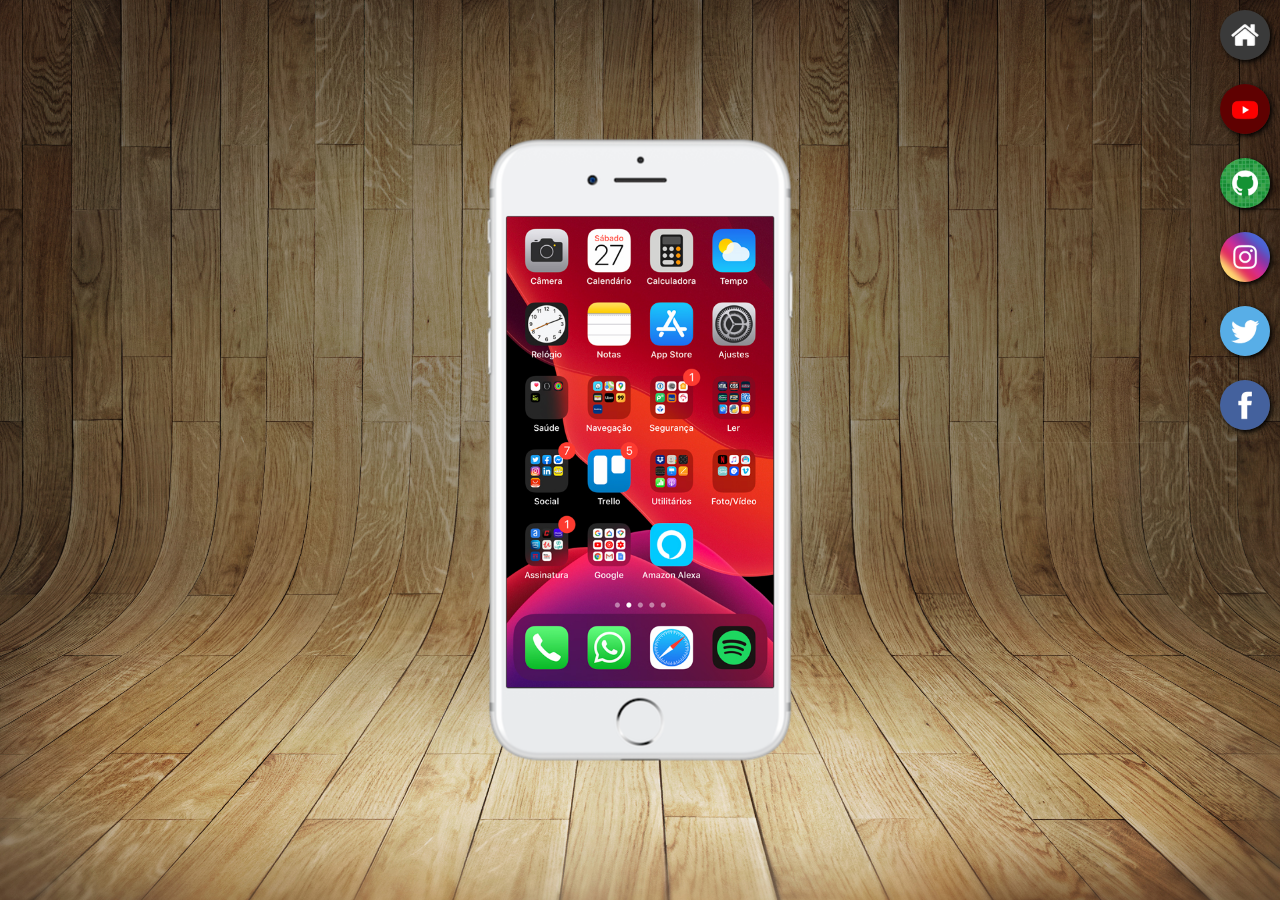
<file: index.html>
<!DOCTYPE html>
<html lang="pt-br">
<head>
    <meta charset="UTF-8">
    <meta name="viewport" content="width=device-width, initial-scale=1.0">
    <link rel="shortcut icon" href="favicon.ico" type="image/x-icon">
    <link rel="stylesheet" href="estilos/tyle.css">
    <title>Projeto Redes Sociais</title>
</head>
<body>
     <main>
        <section id="telefone">
            <iframe src="home.html" name="tela" id="tela" frameborder="0"></iframe>

        </section>
        <section id="redes-sociais">
            <a href="home.html" target="tela"> <img src="imagens/logo-home.jpg" alt="Home"></a> <br>
            <a href="youtube.html" target="tela"> <img src="imagens/logo-youtube.jpg" alt="YouTube"></a> <br>
            <a href="github.html" target="tela"> <img src="imagens/logo-github.jpg" alt="GitHub"></a> <br>
            <a href="instagram.html" target="tela"> <img src="imagens/logo-instagram.jpg" alt="Instagram"></a> <br>
            <a href="twitter.html" target="tela"> <img src="imagens/logo-twitter.jpg" alt="Twitter"></a> <br>
            <a href="facebook.html" target="tela"> <img src="imagens/logo-facebook.jpg" alt="Facebook"></a>
            
        </section>
     </main>
    
</body>
</html>
</file>
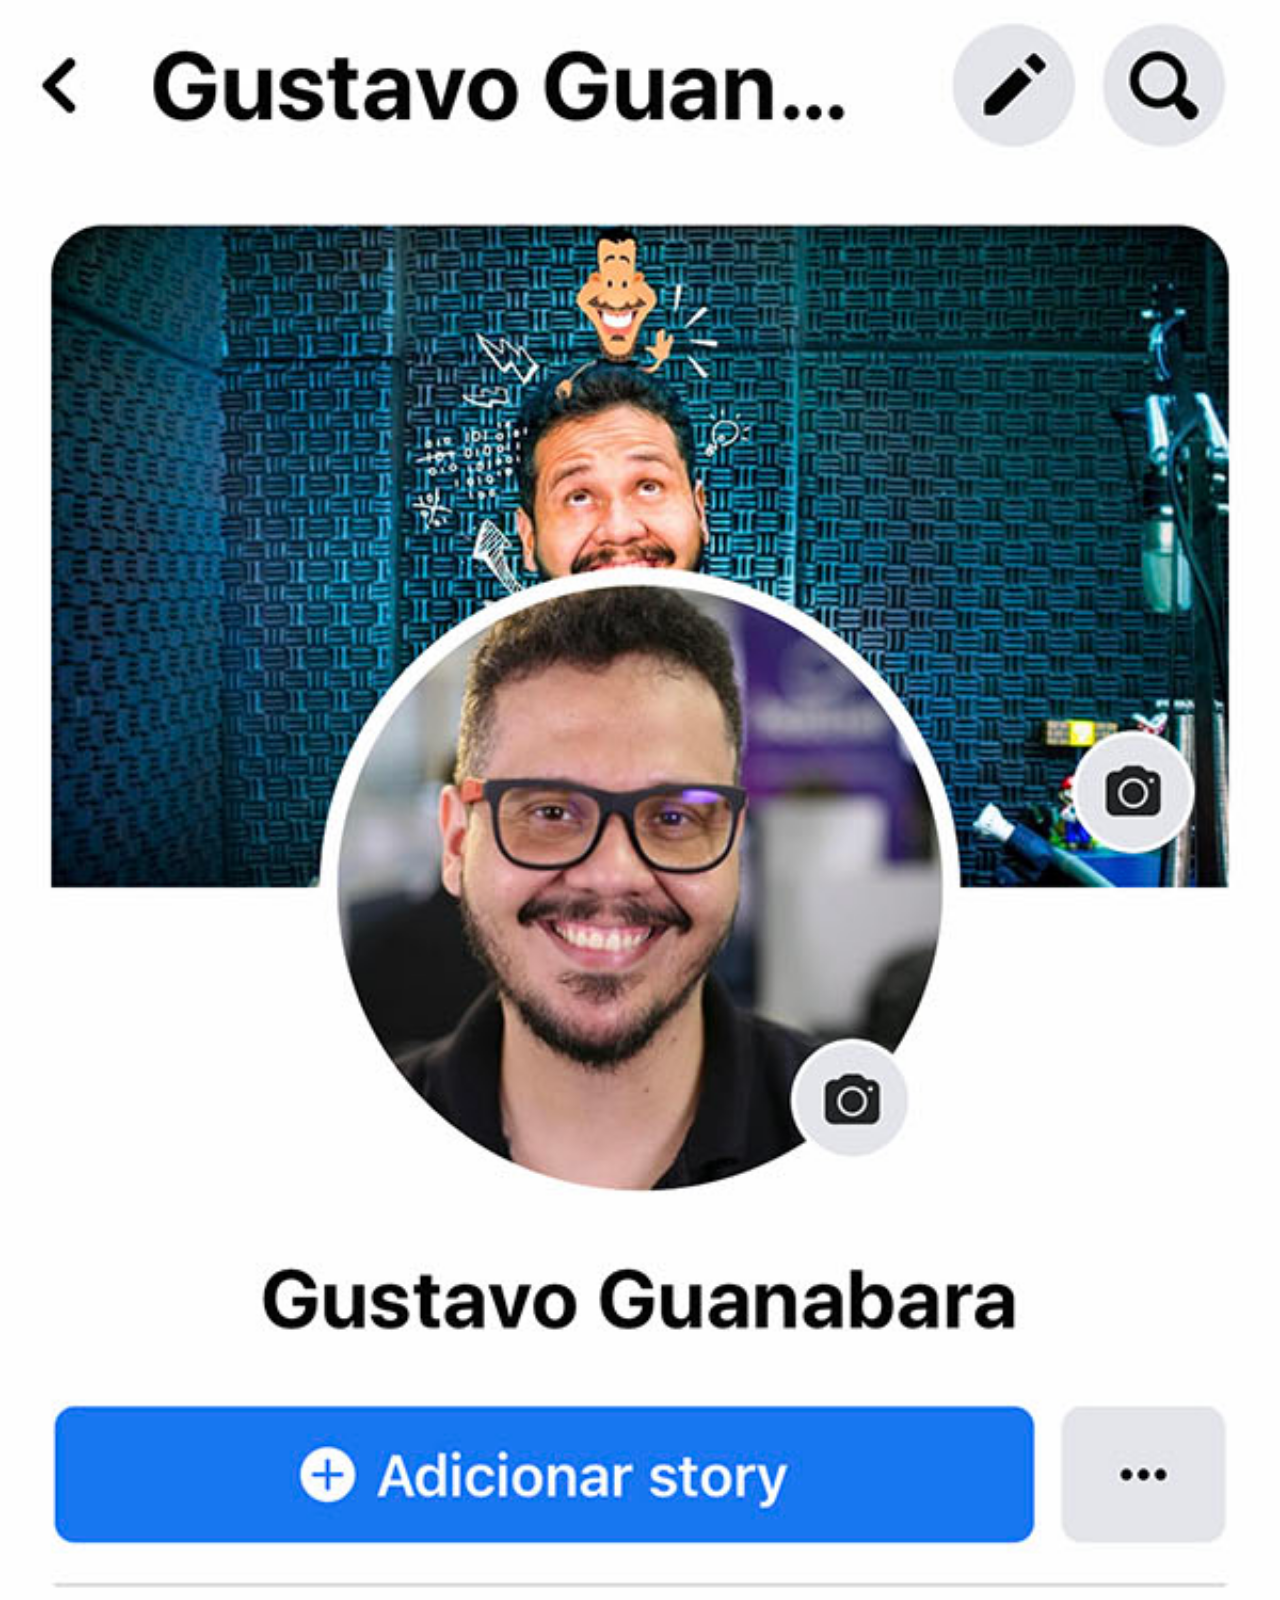
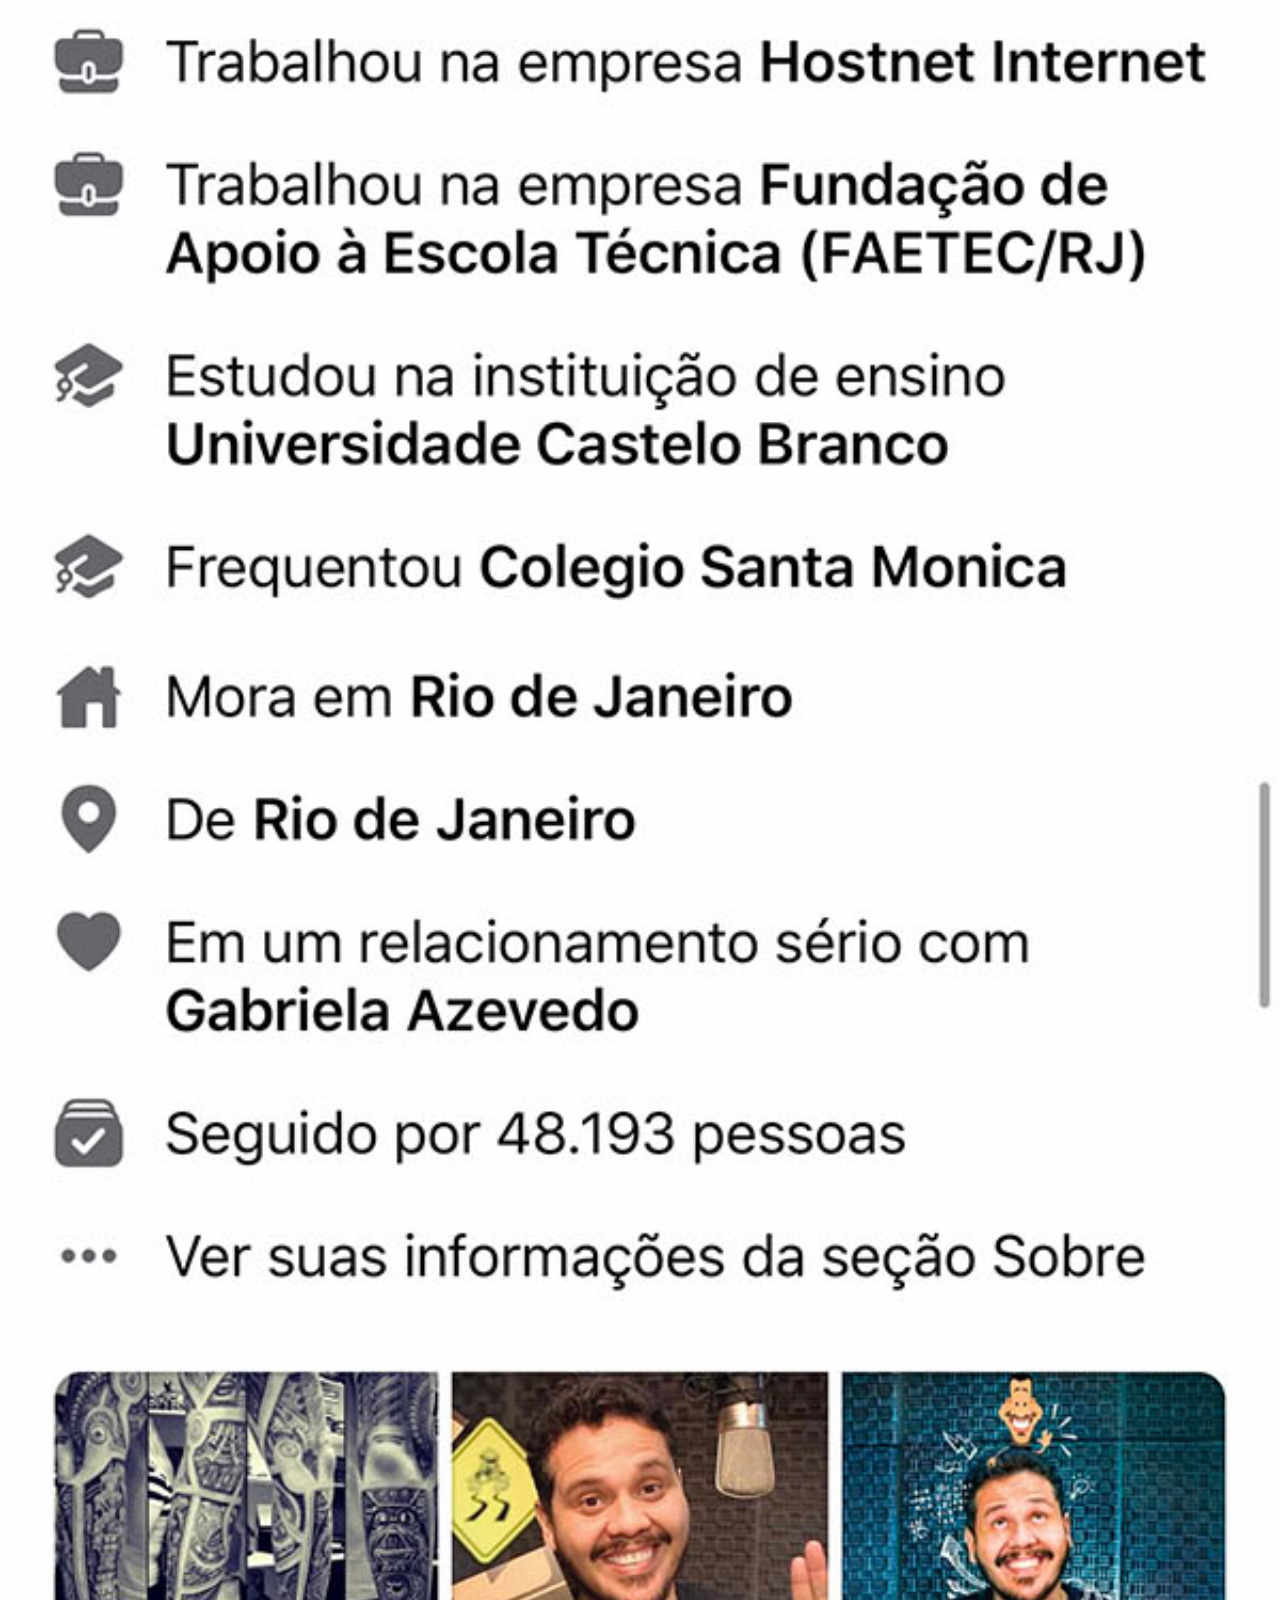
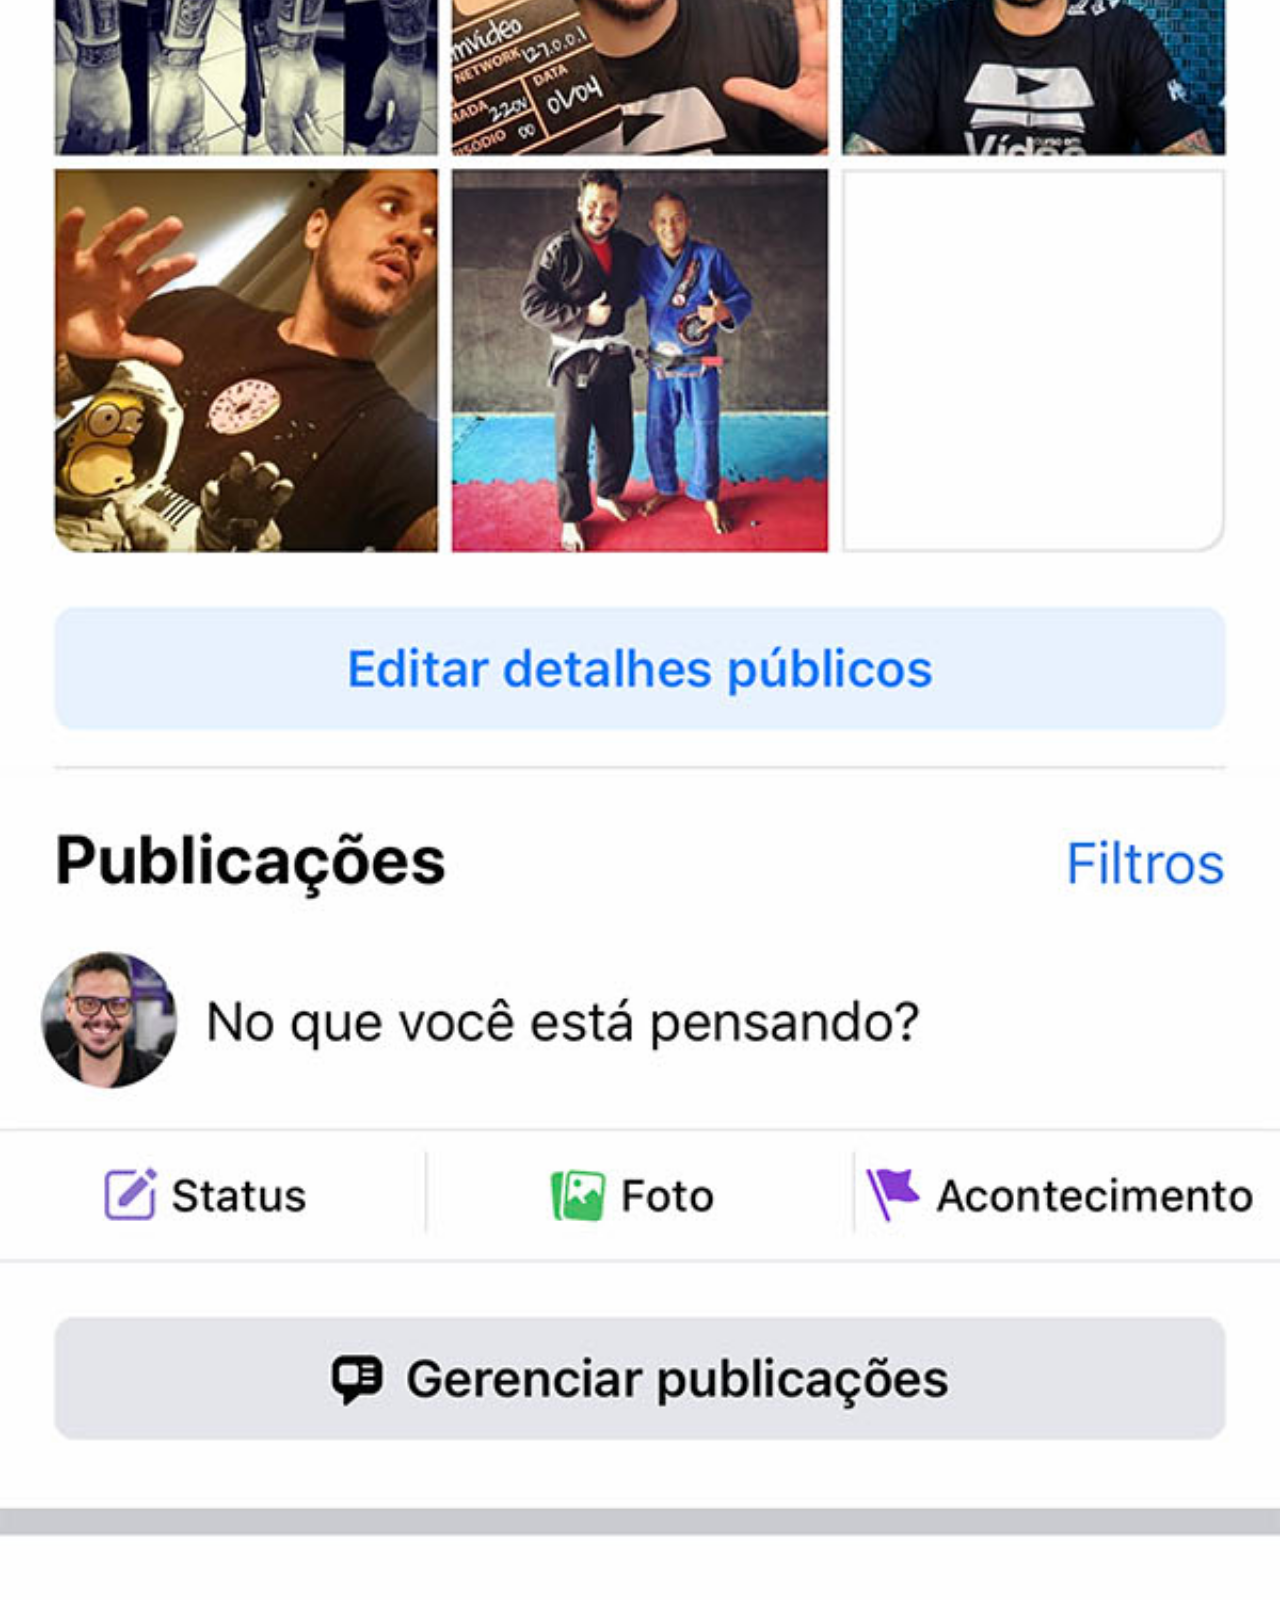
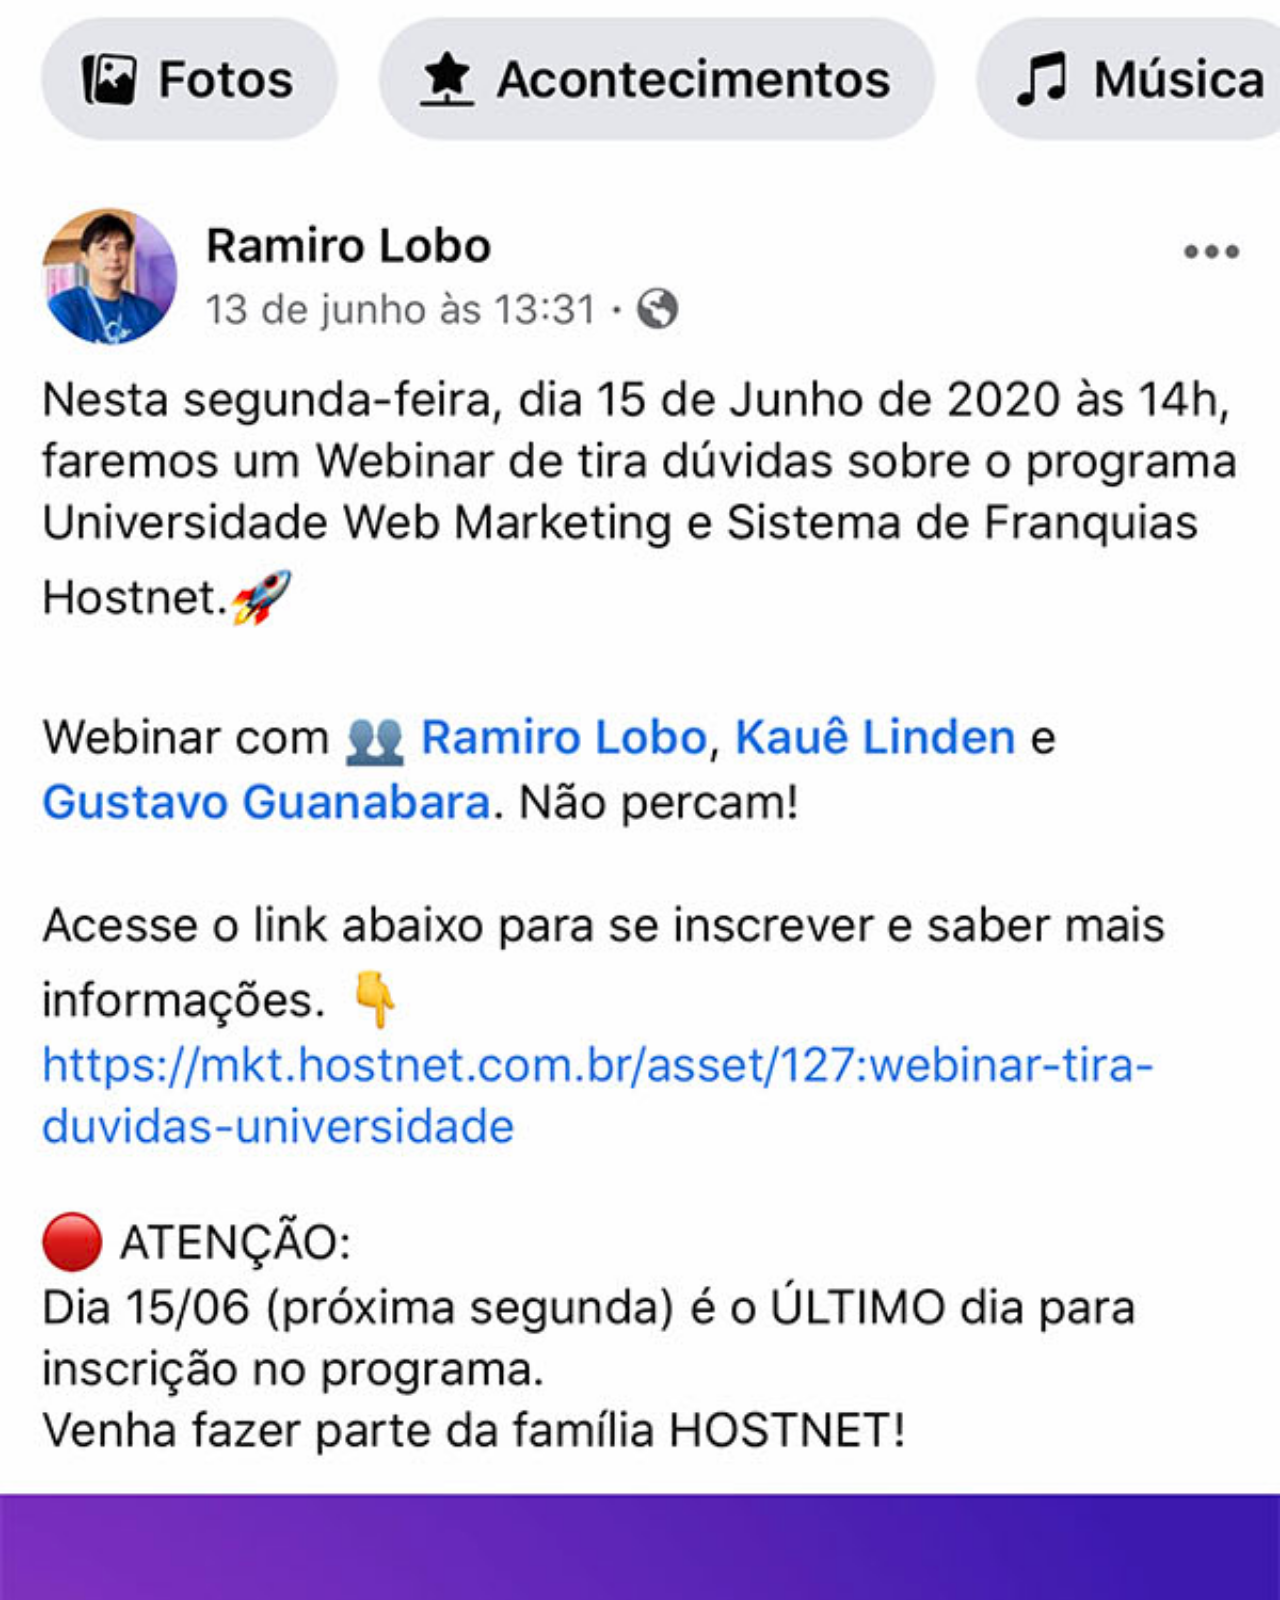
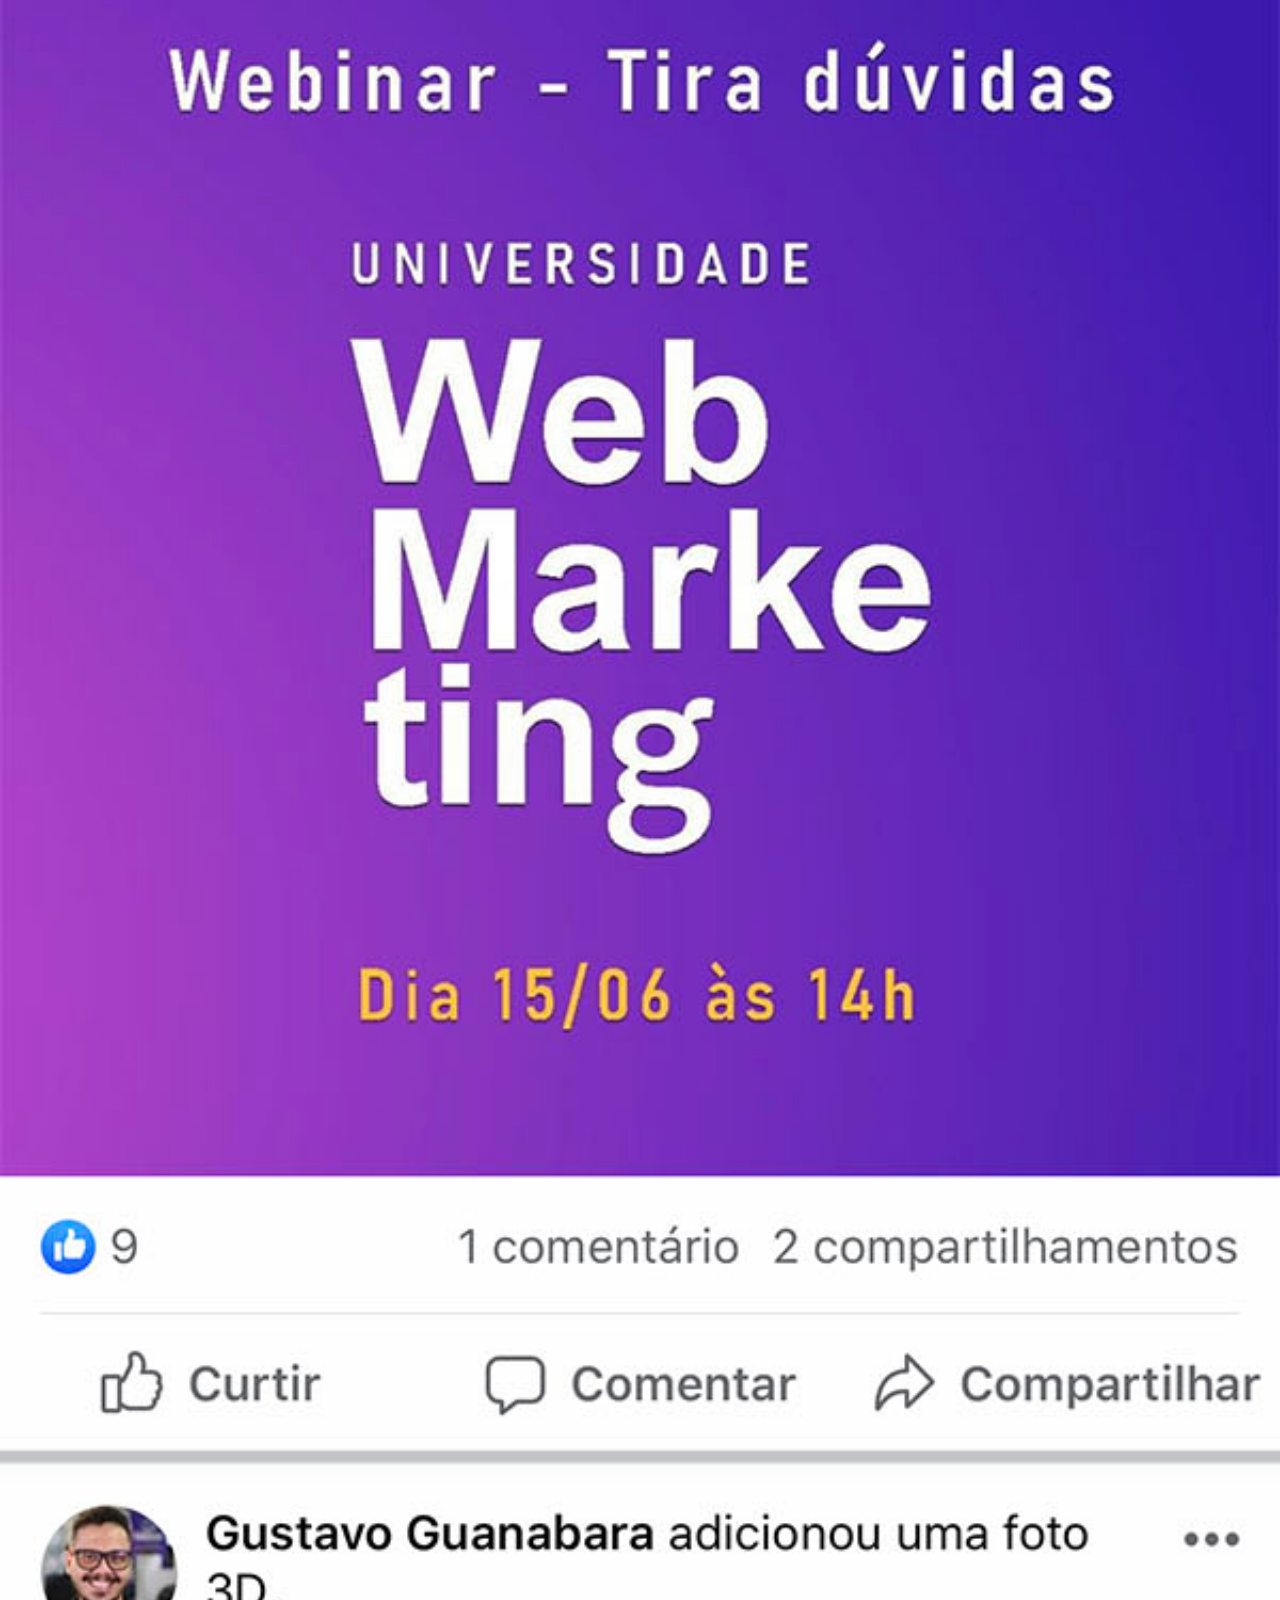
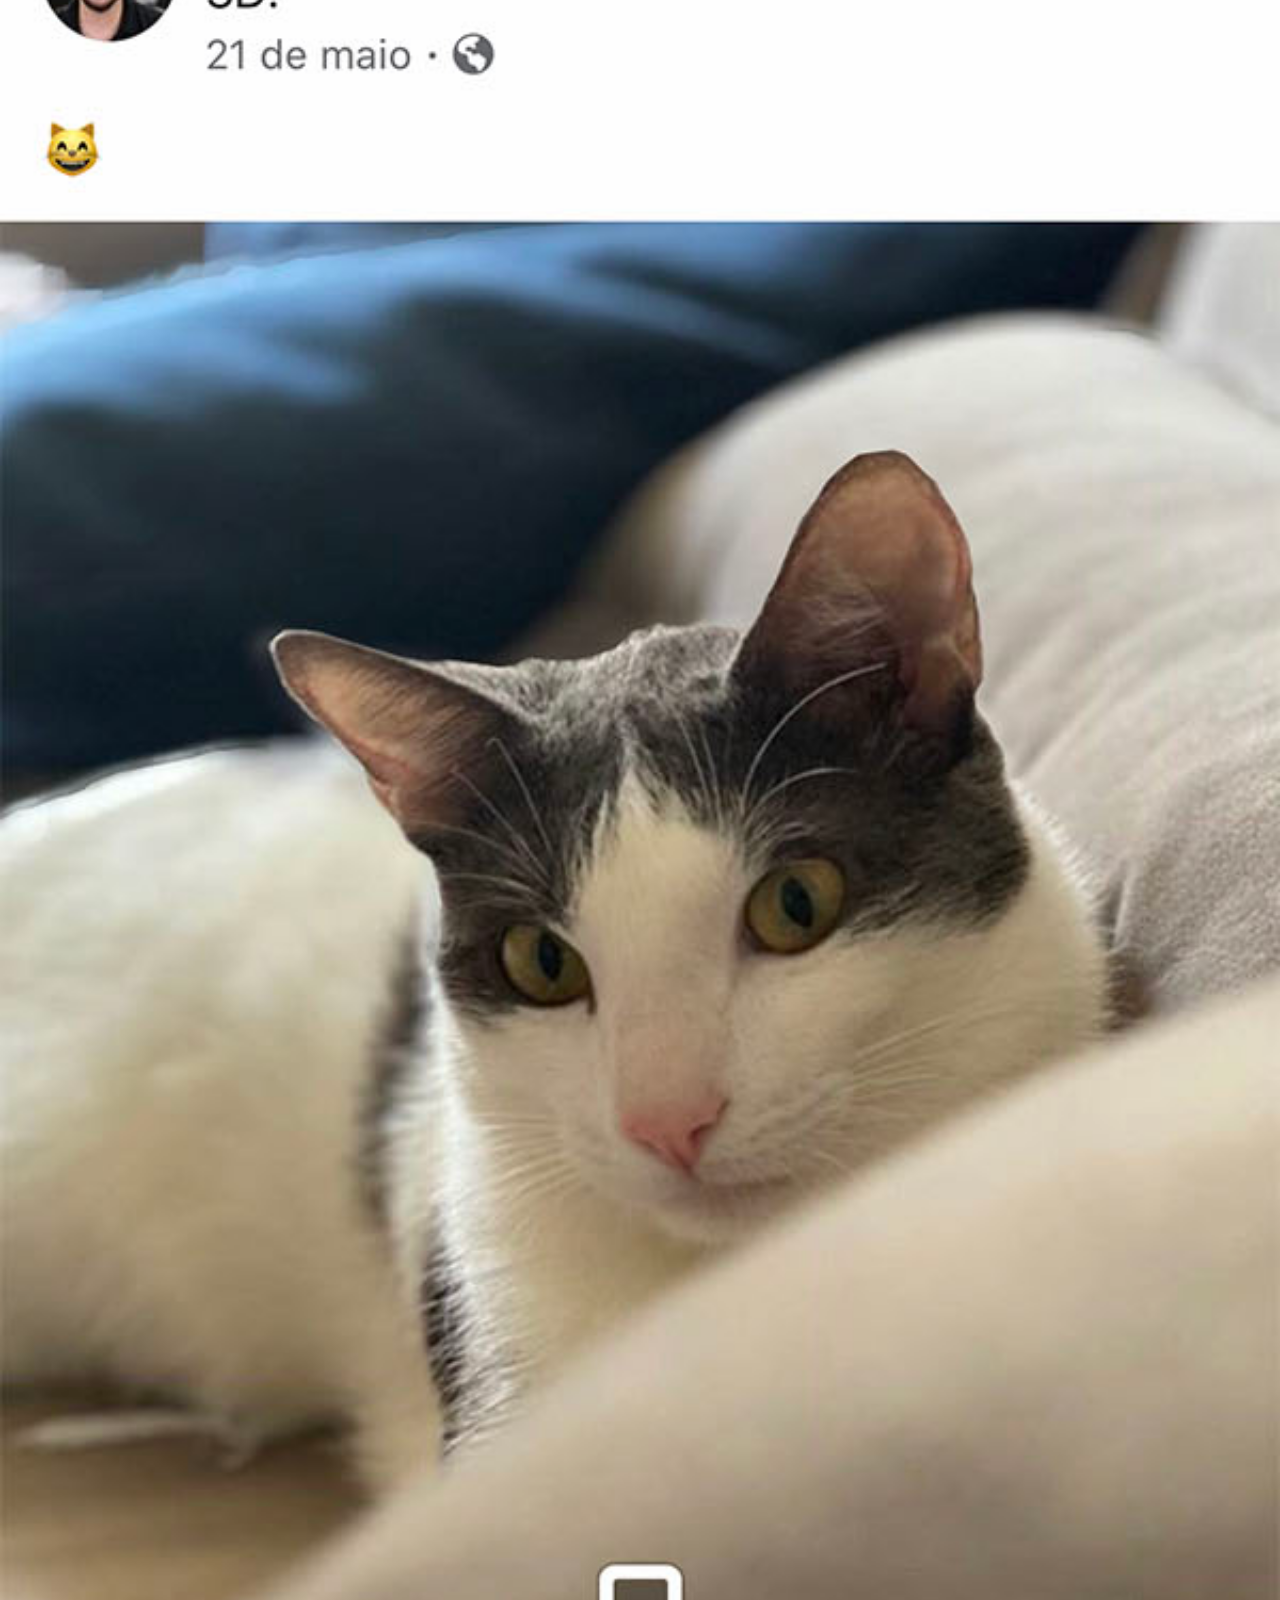
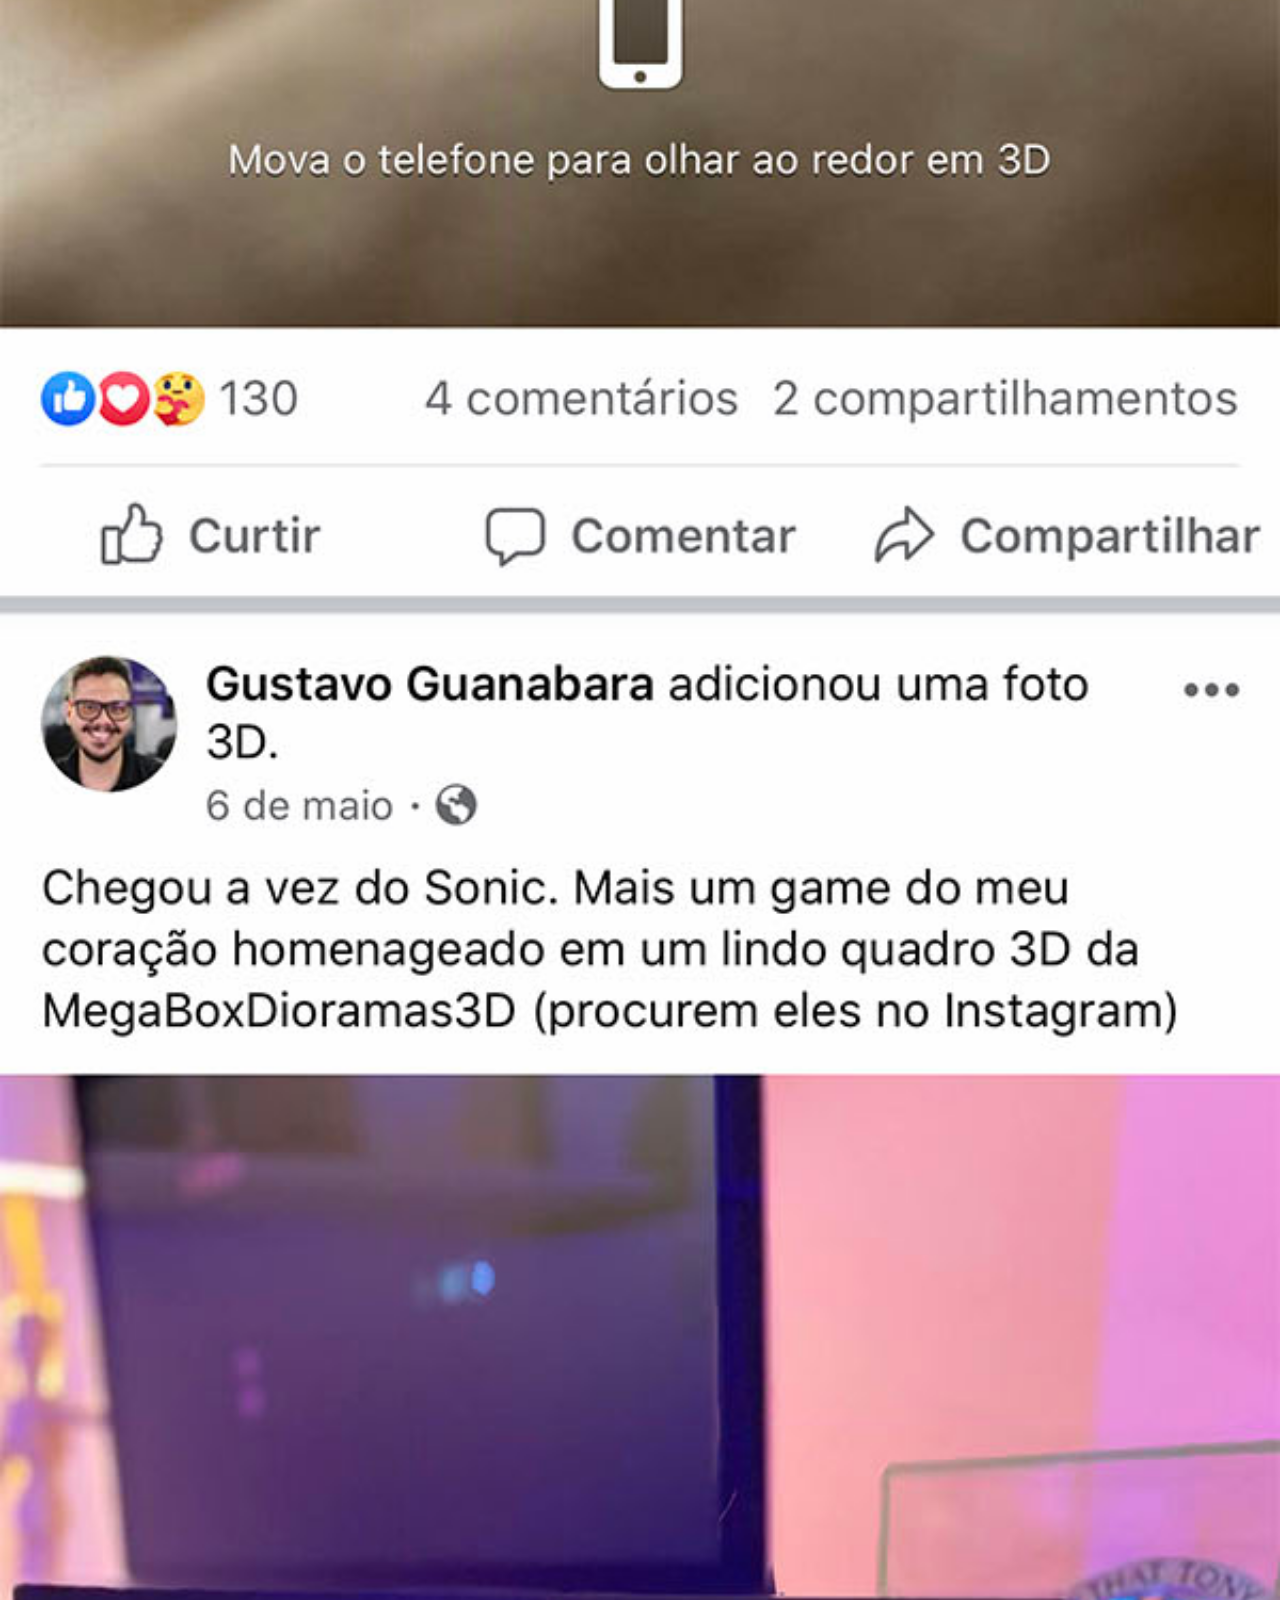
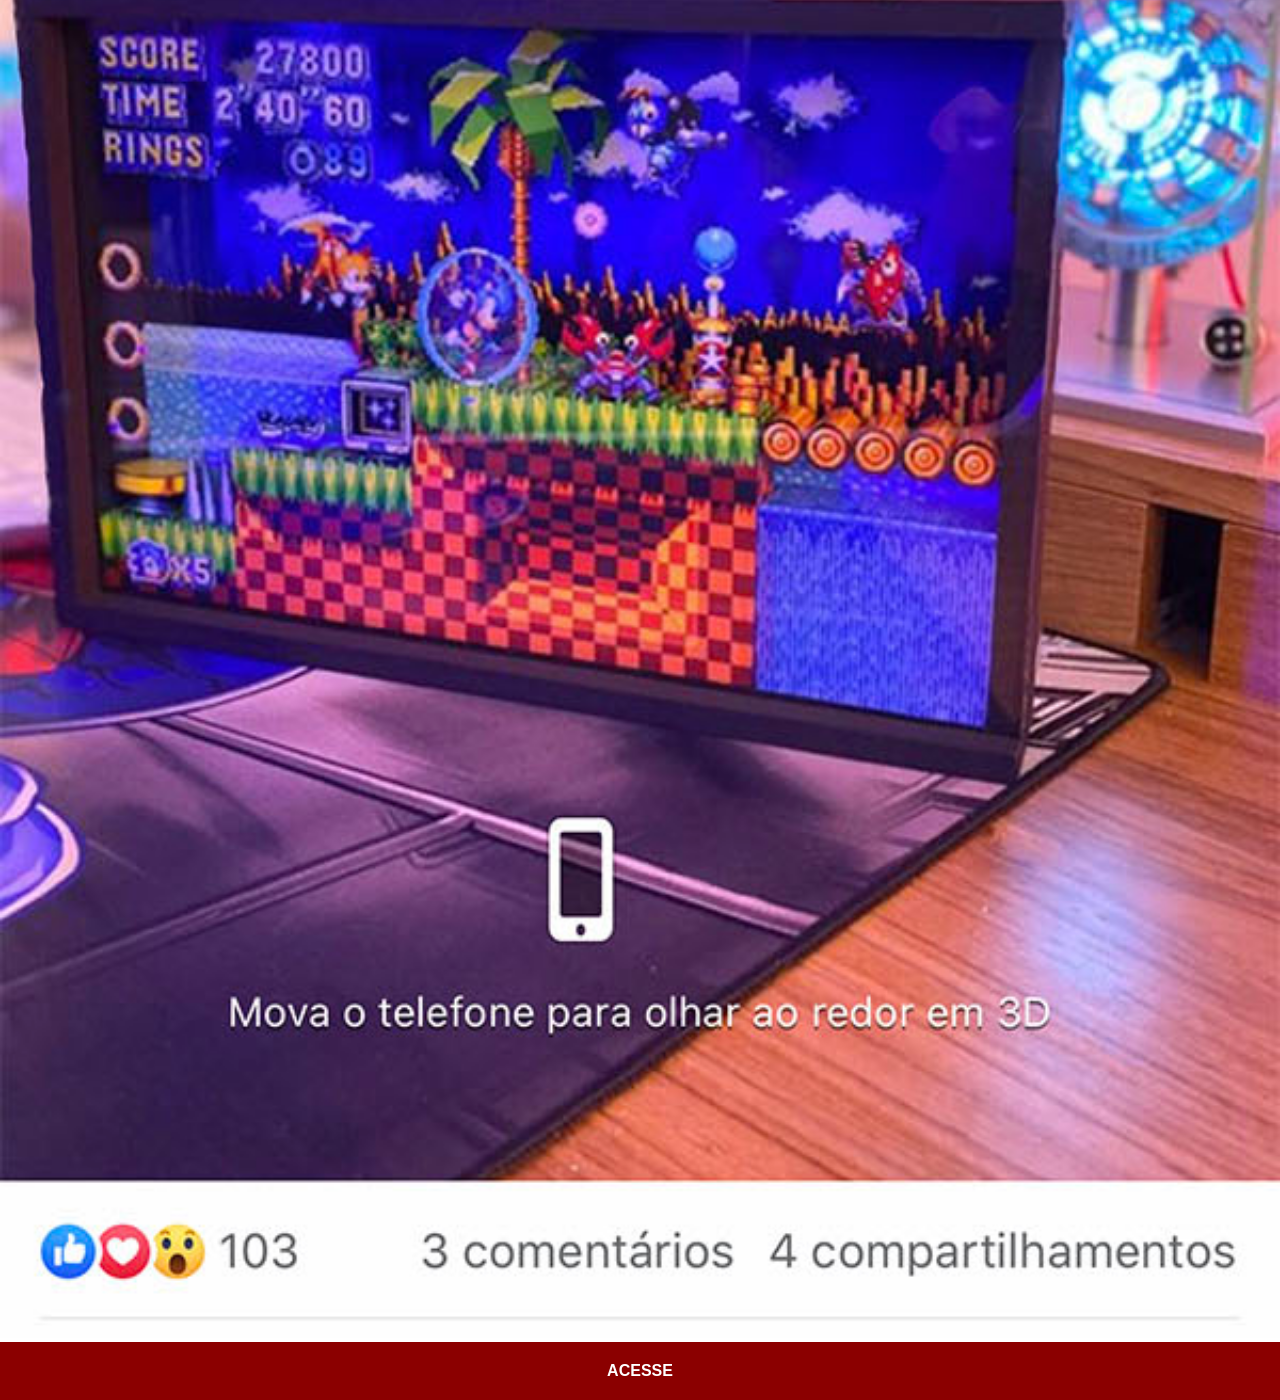
<file: facebook.html>
<!DOCTYPE html>
<html lang="pt-br">
<head>
    <meta charset="UTF-8">
    <meta name="viewport" content="width=device-width, initial-scale=1.0">
    <link rel="stylesheet" href="estilos/social.css">
    <title>Facebook</title>
</head>
<body>
    <img src="imagens/tela-facebook.jpg" alt="Facebook">
    <a href="https://www.facebook.com/gustavoguanabara/">ACESSE</a>
    
</body>
</html>
</file>
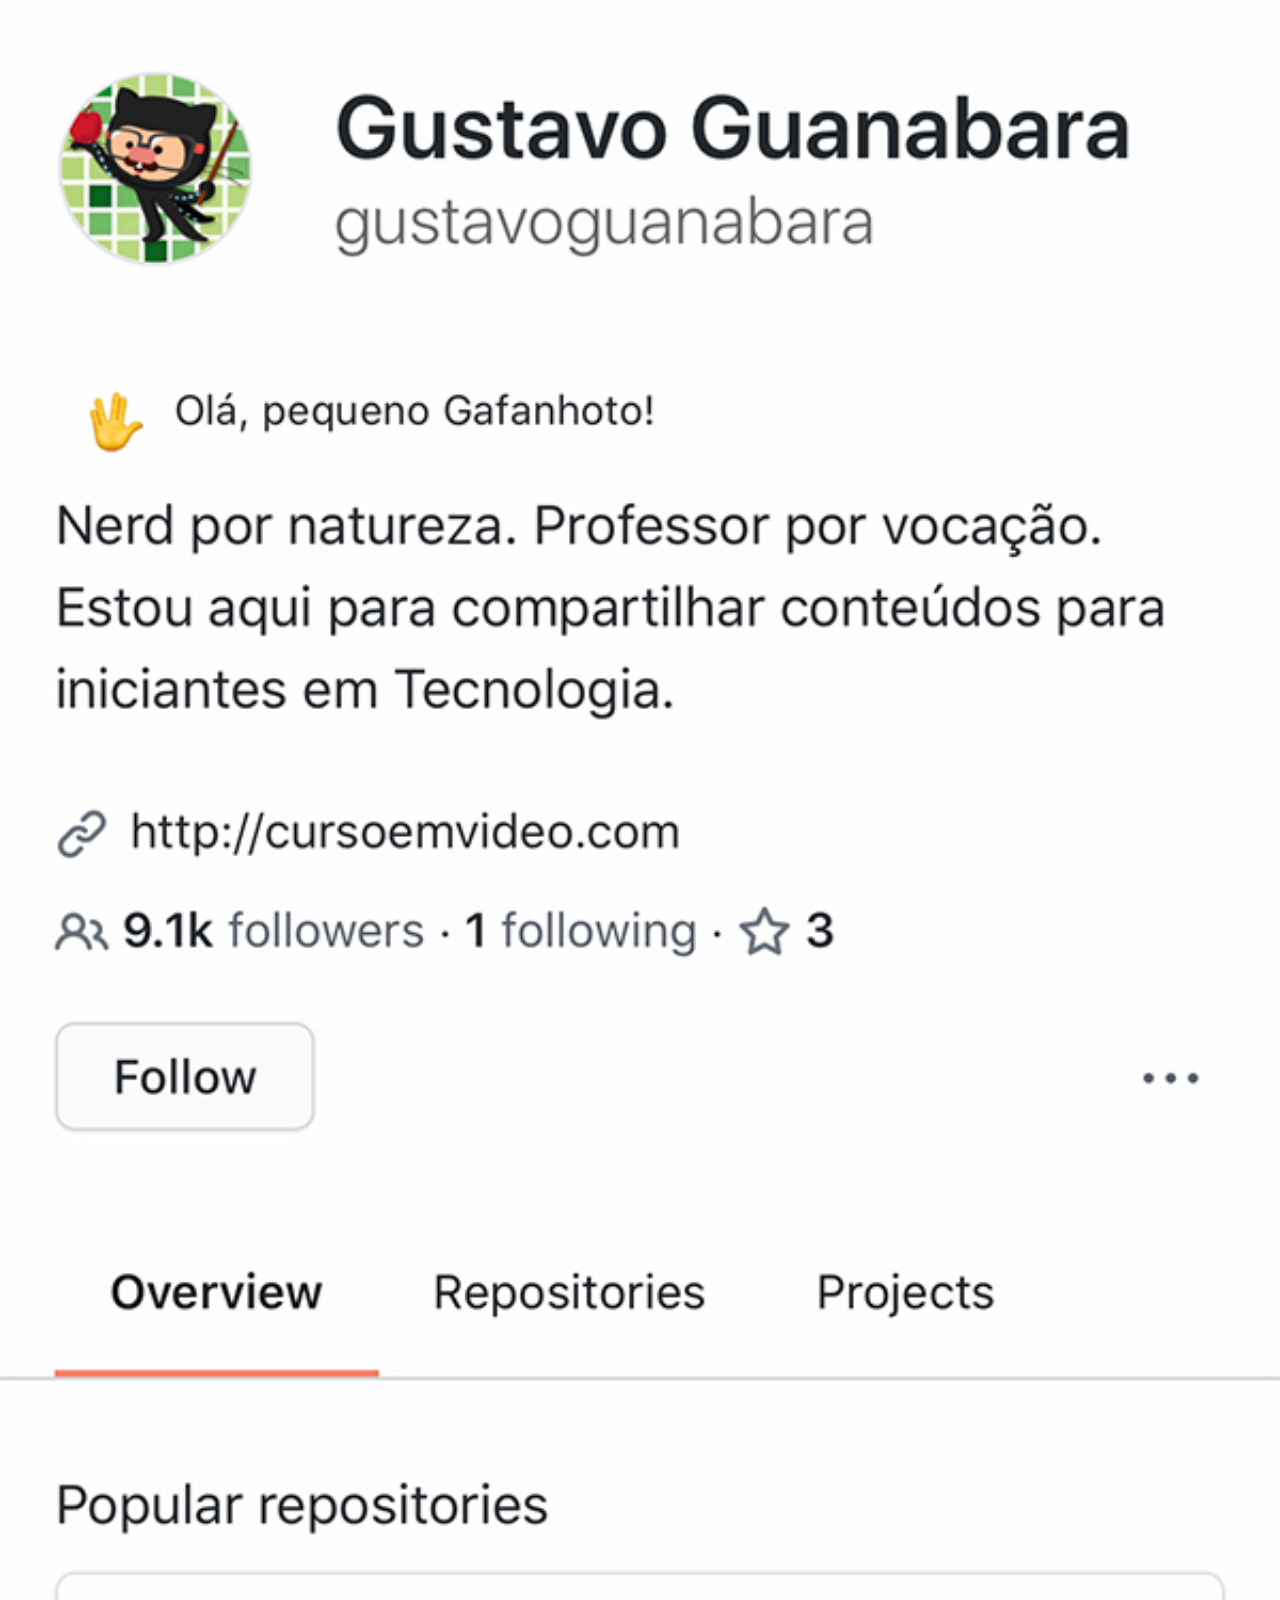
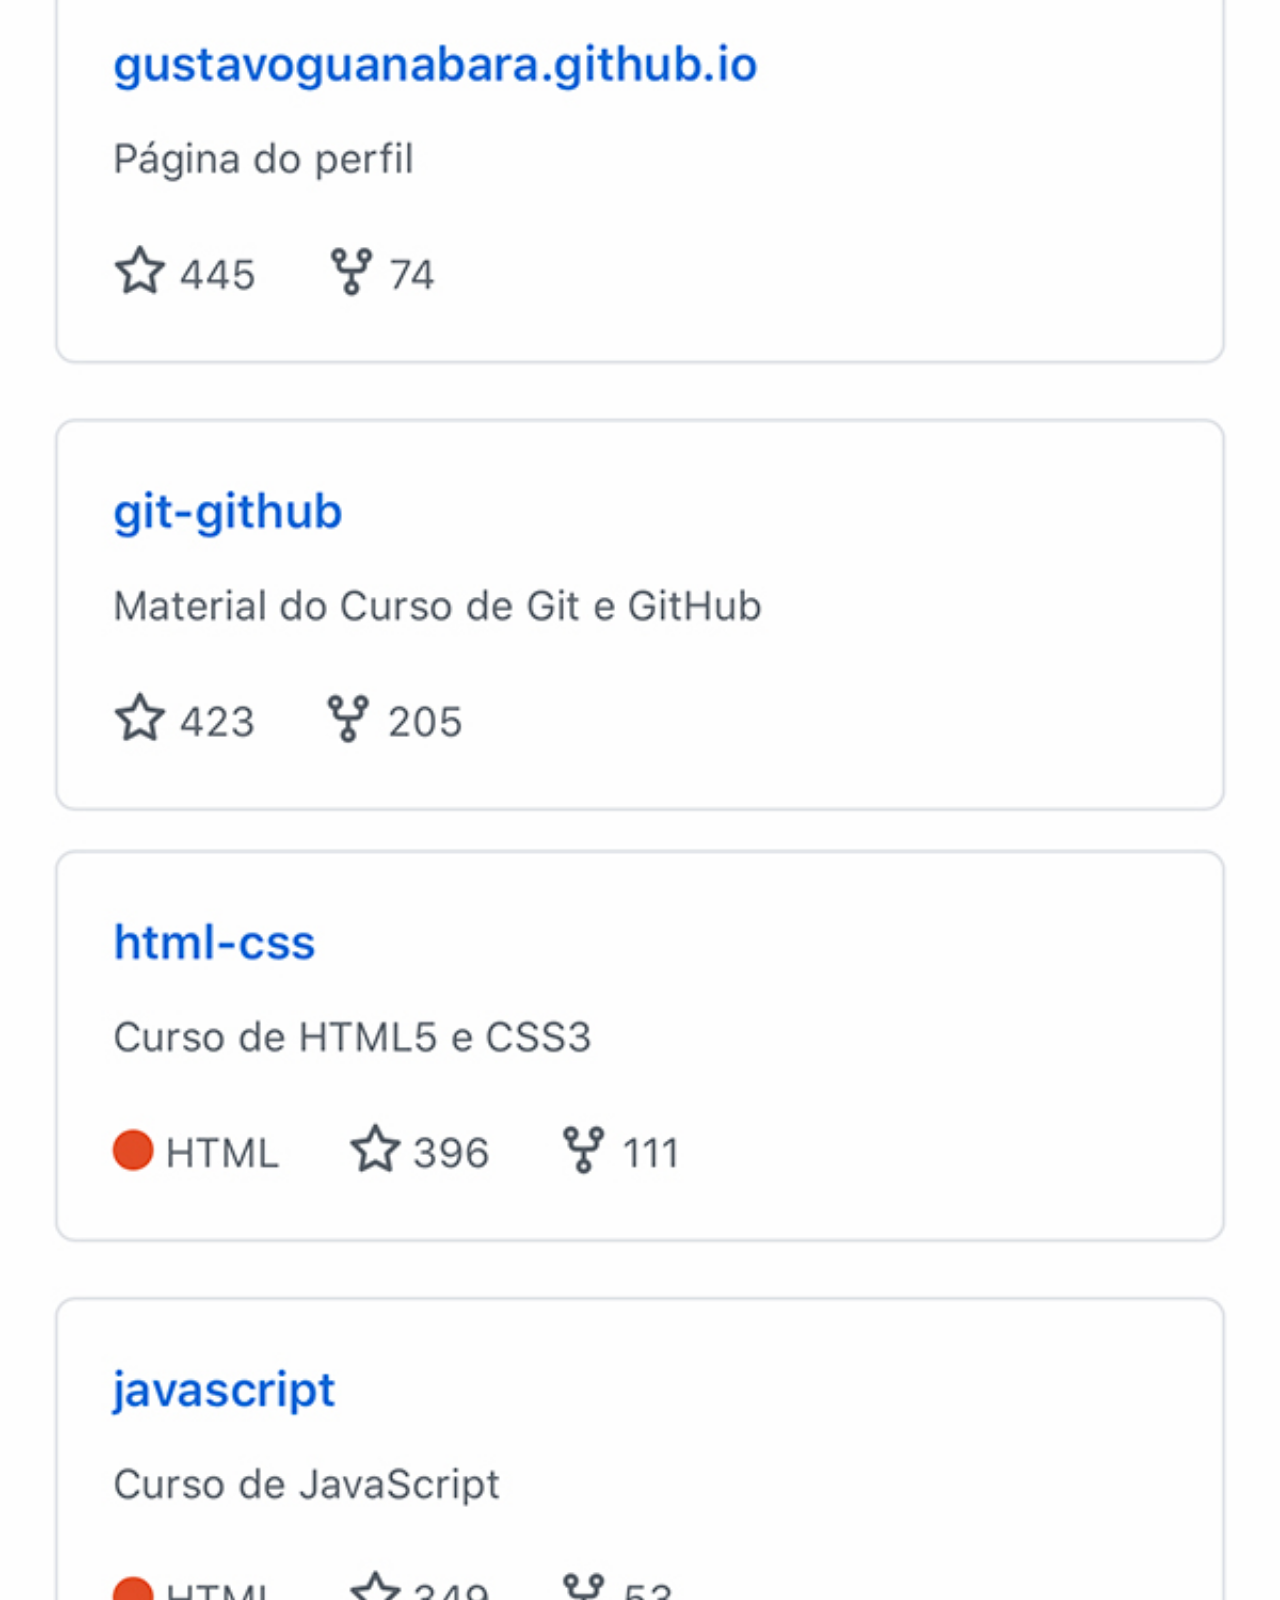
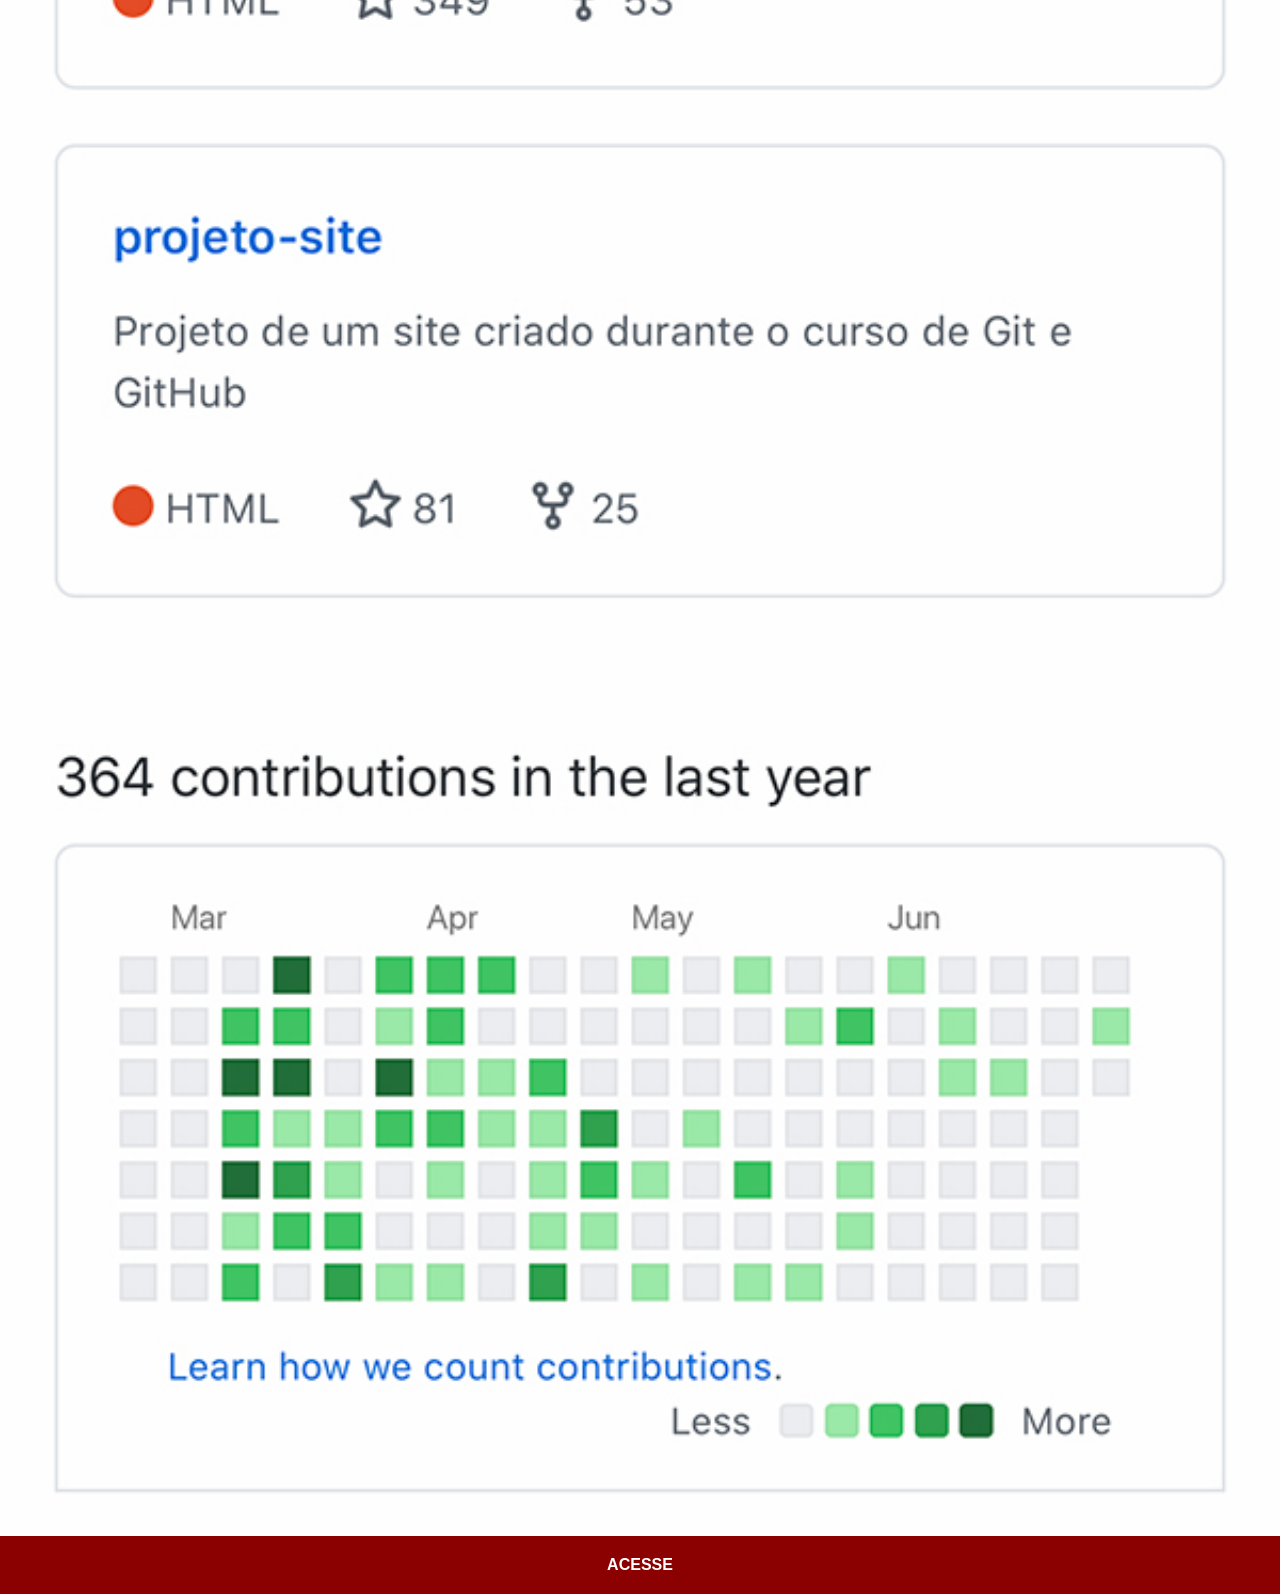
<file: github.html>
<!DOCTYPE html>
<html lang="pt-br">
<head>
    <meta charset="UTF-8">
    <meta name="viewport" content="width=device-width, initial-scale=1.0">
    <title>GitHub</title>
    <link rel="stylesheet" href="estilos/social.css">
</head>
<body>
    <img src="imagens/tela-github.jpg" alt="GitHub">
    <a href="https://github.com/gustavoguanabara" target="_blank">ACESSE</a>
    
</body>
</html>
</file>
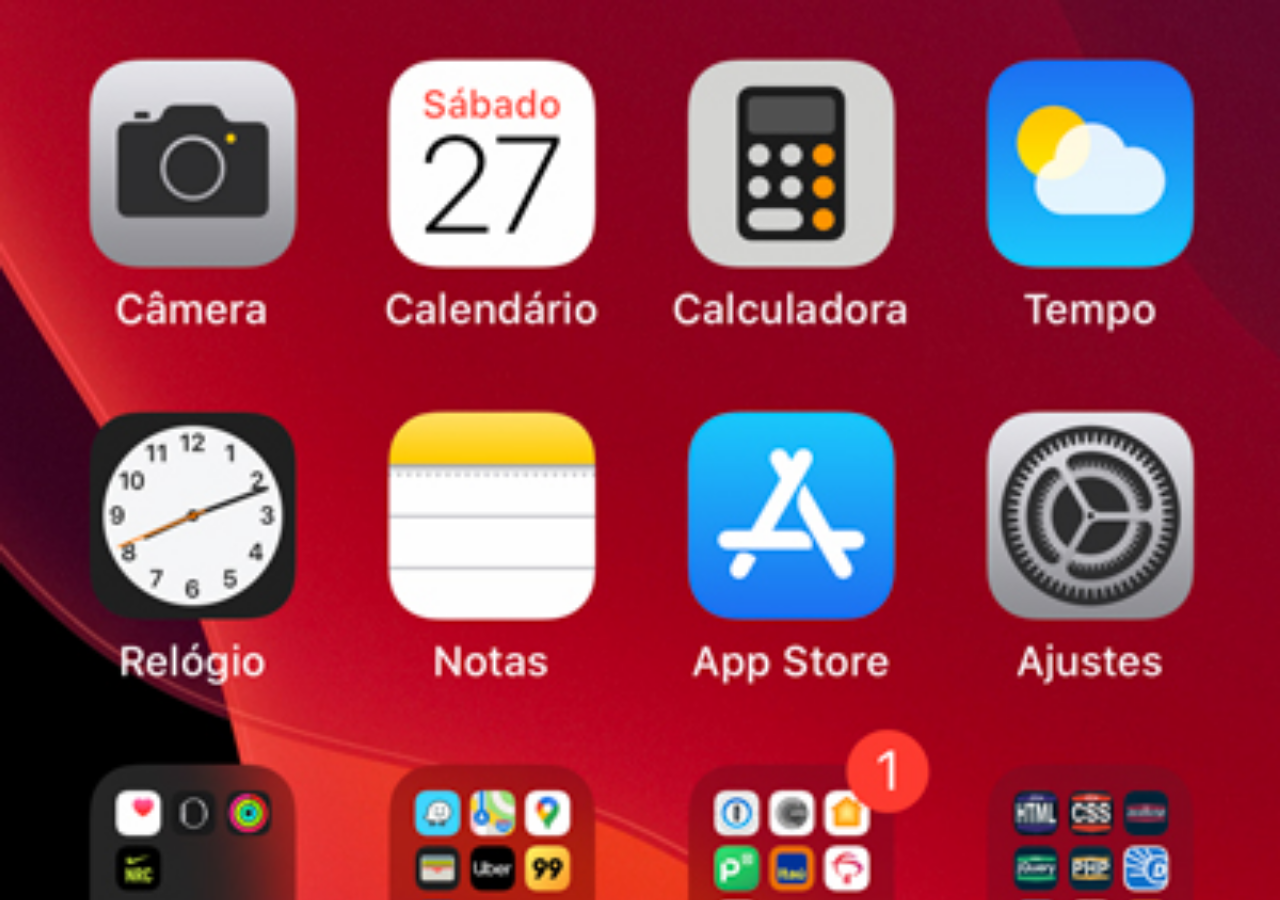
<file: home.html>
<!DOCTYPE html>
<html lang="pt-br">
<head>
    <meta charset="UTF-8">
    <meta name="viewport" content="width=device-width, initial-scale=1.0">
    <title>Home</title>
</head>
<style>
    * {
        margin: 0px;
        padding: 0px;
    }

    body {
        width: 100vw;
        height:100vh;
        background: black url('imagens/tela-home.jpg') no-repeat top center;
        background-size: cover;
    }
</style>
<body>
    
</body>
</html>
</file>
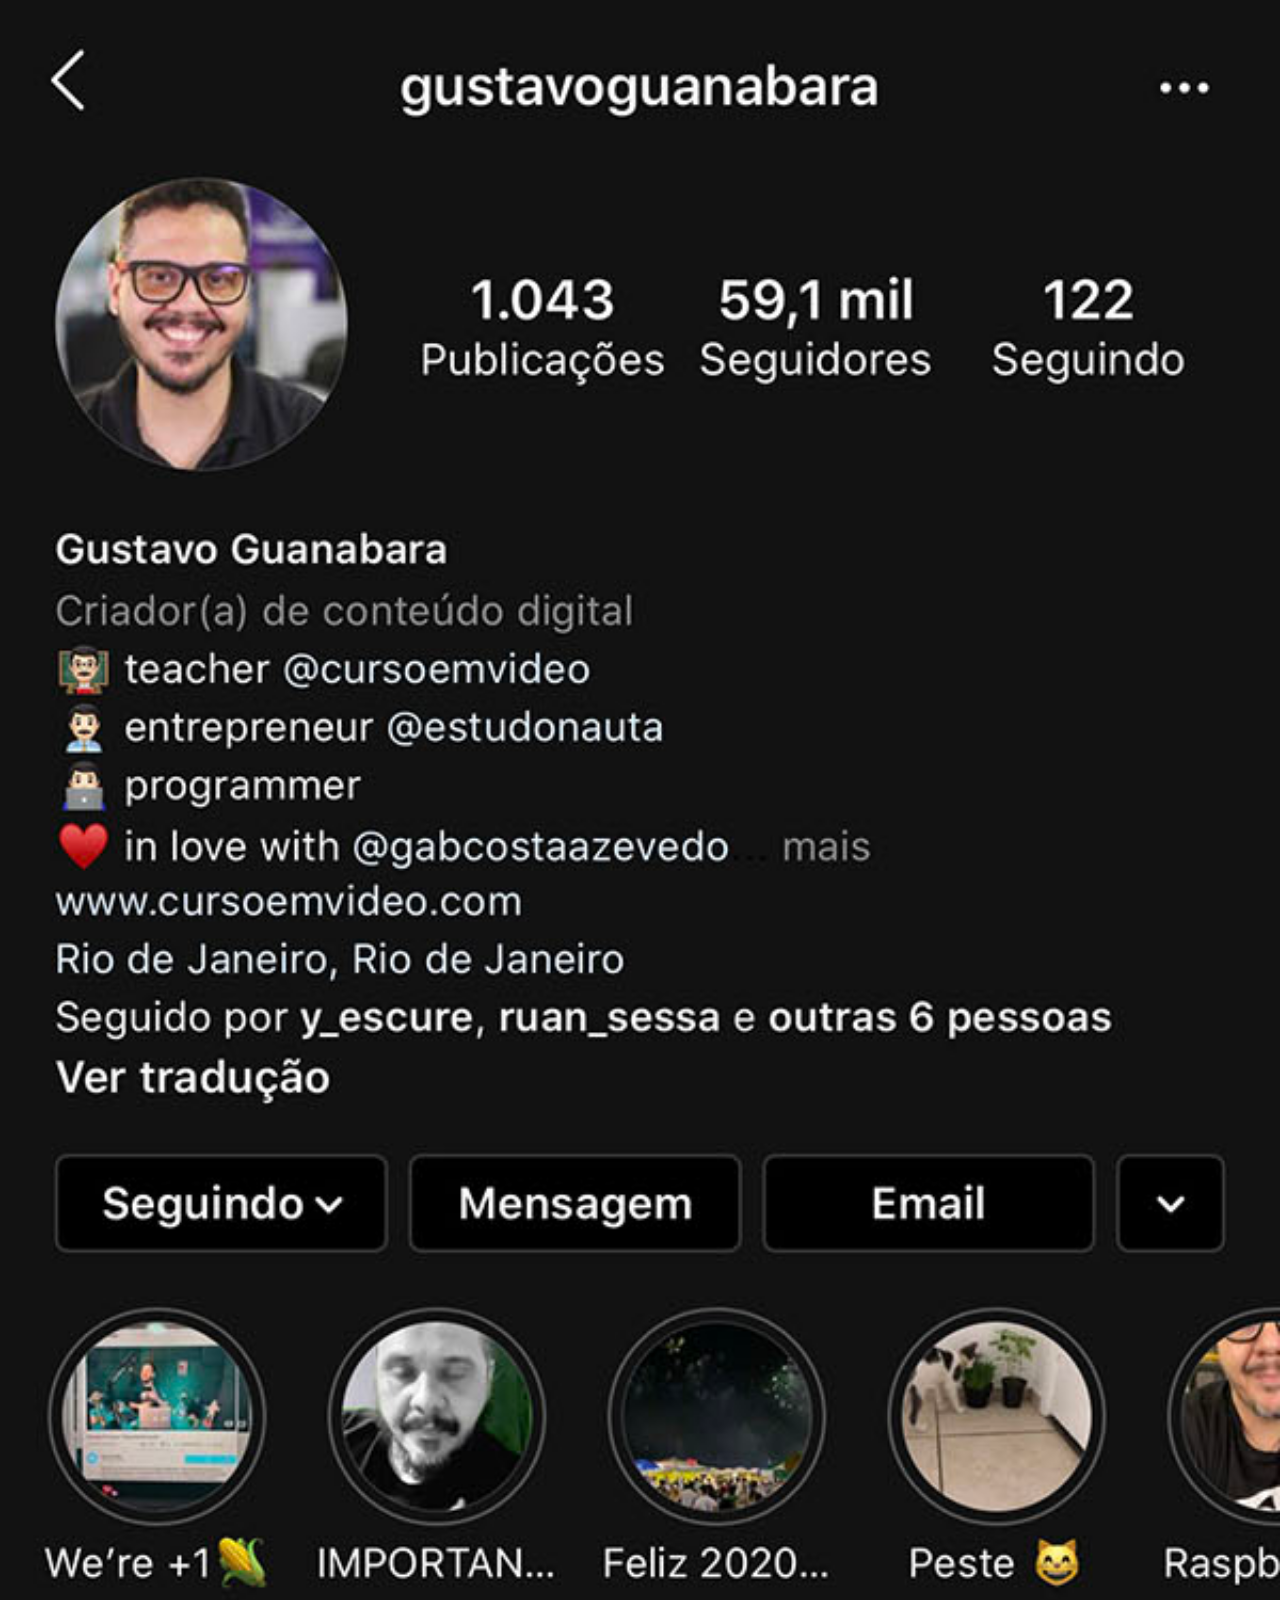
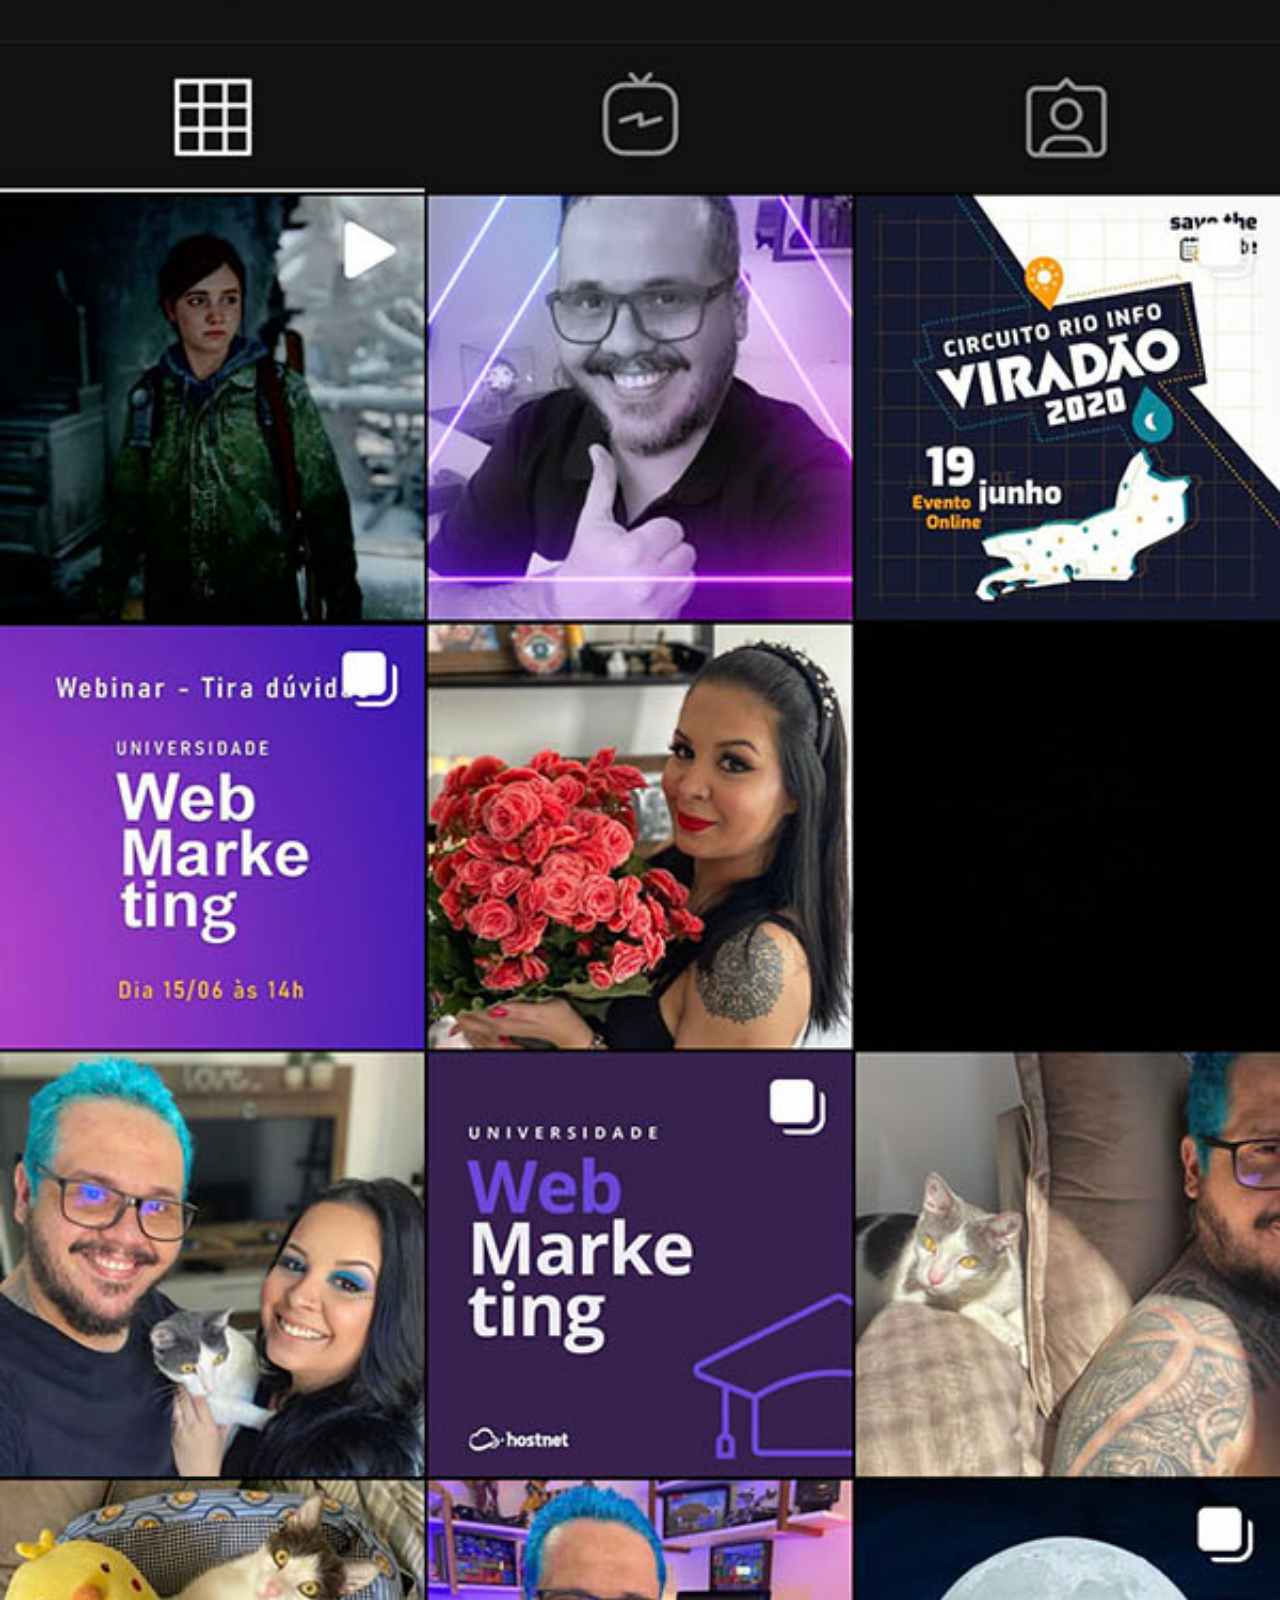
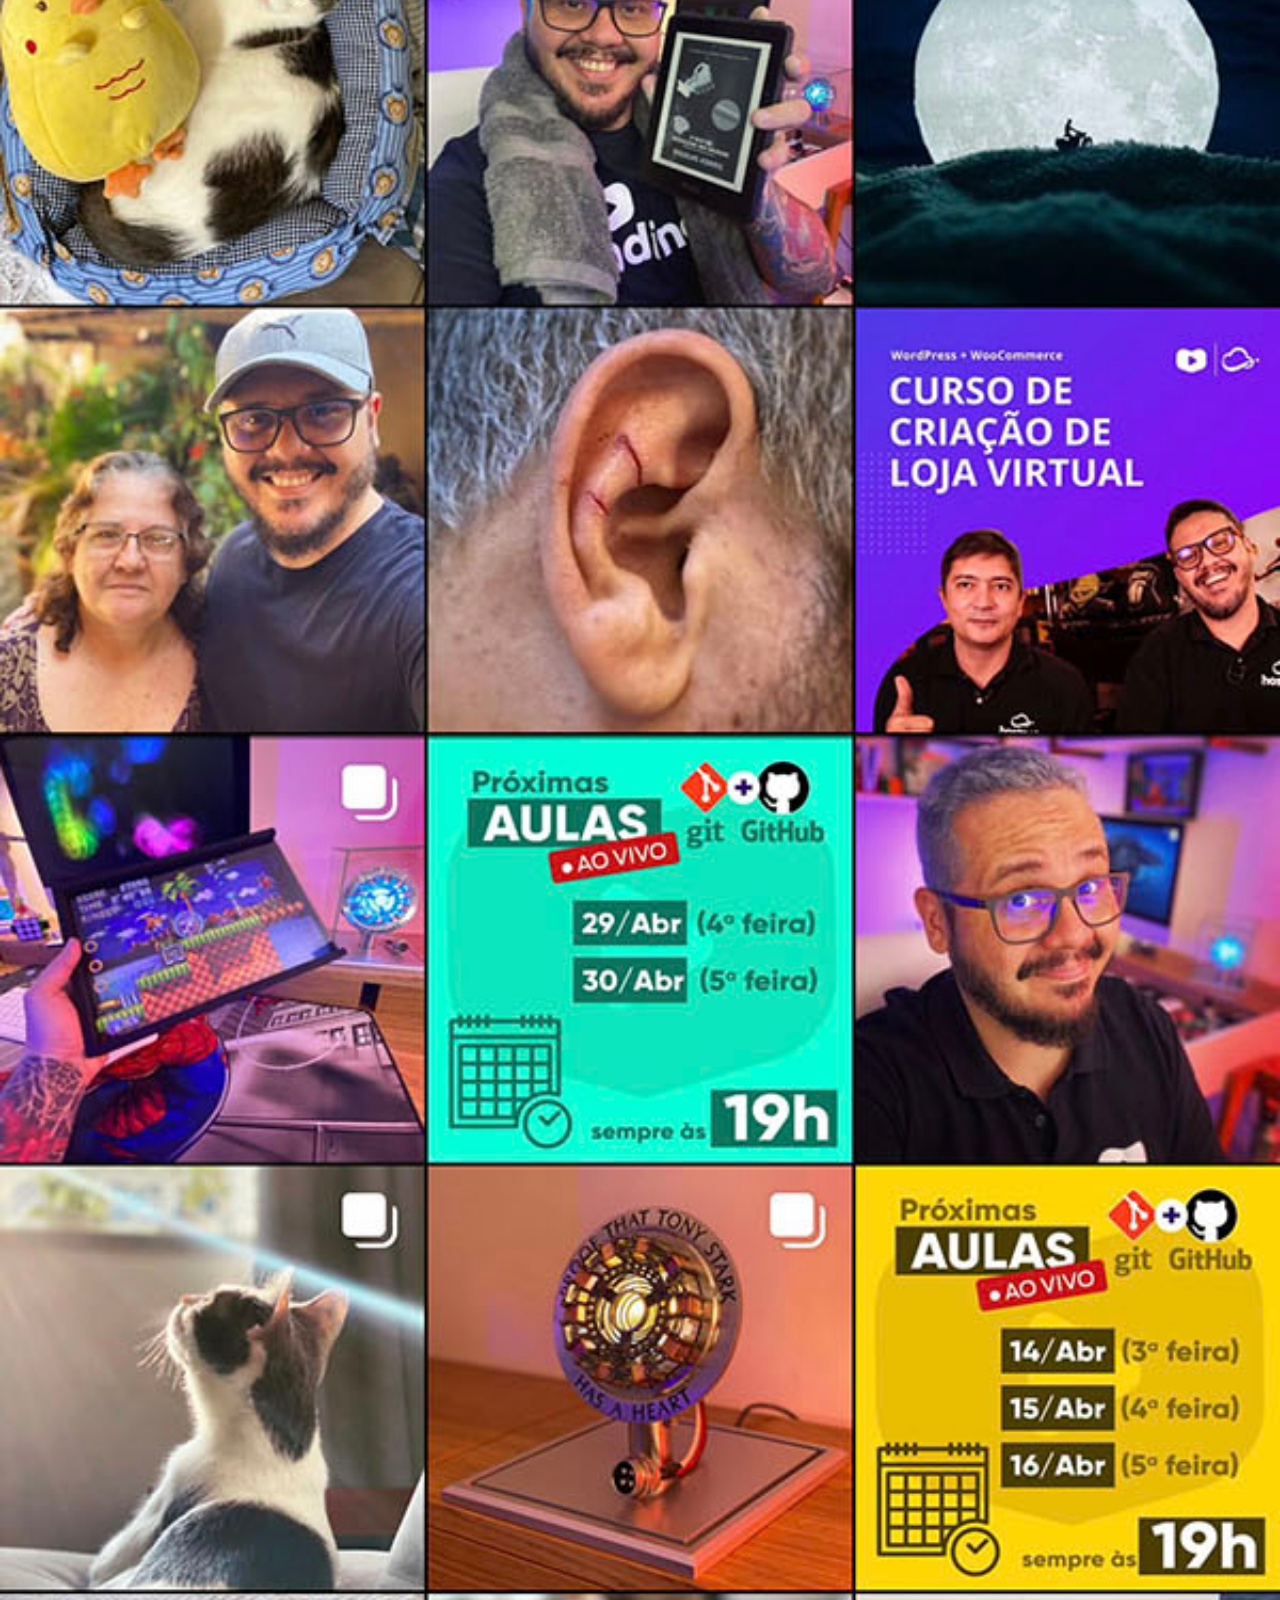
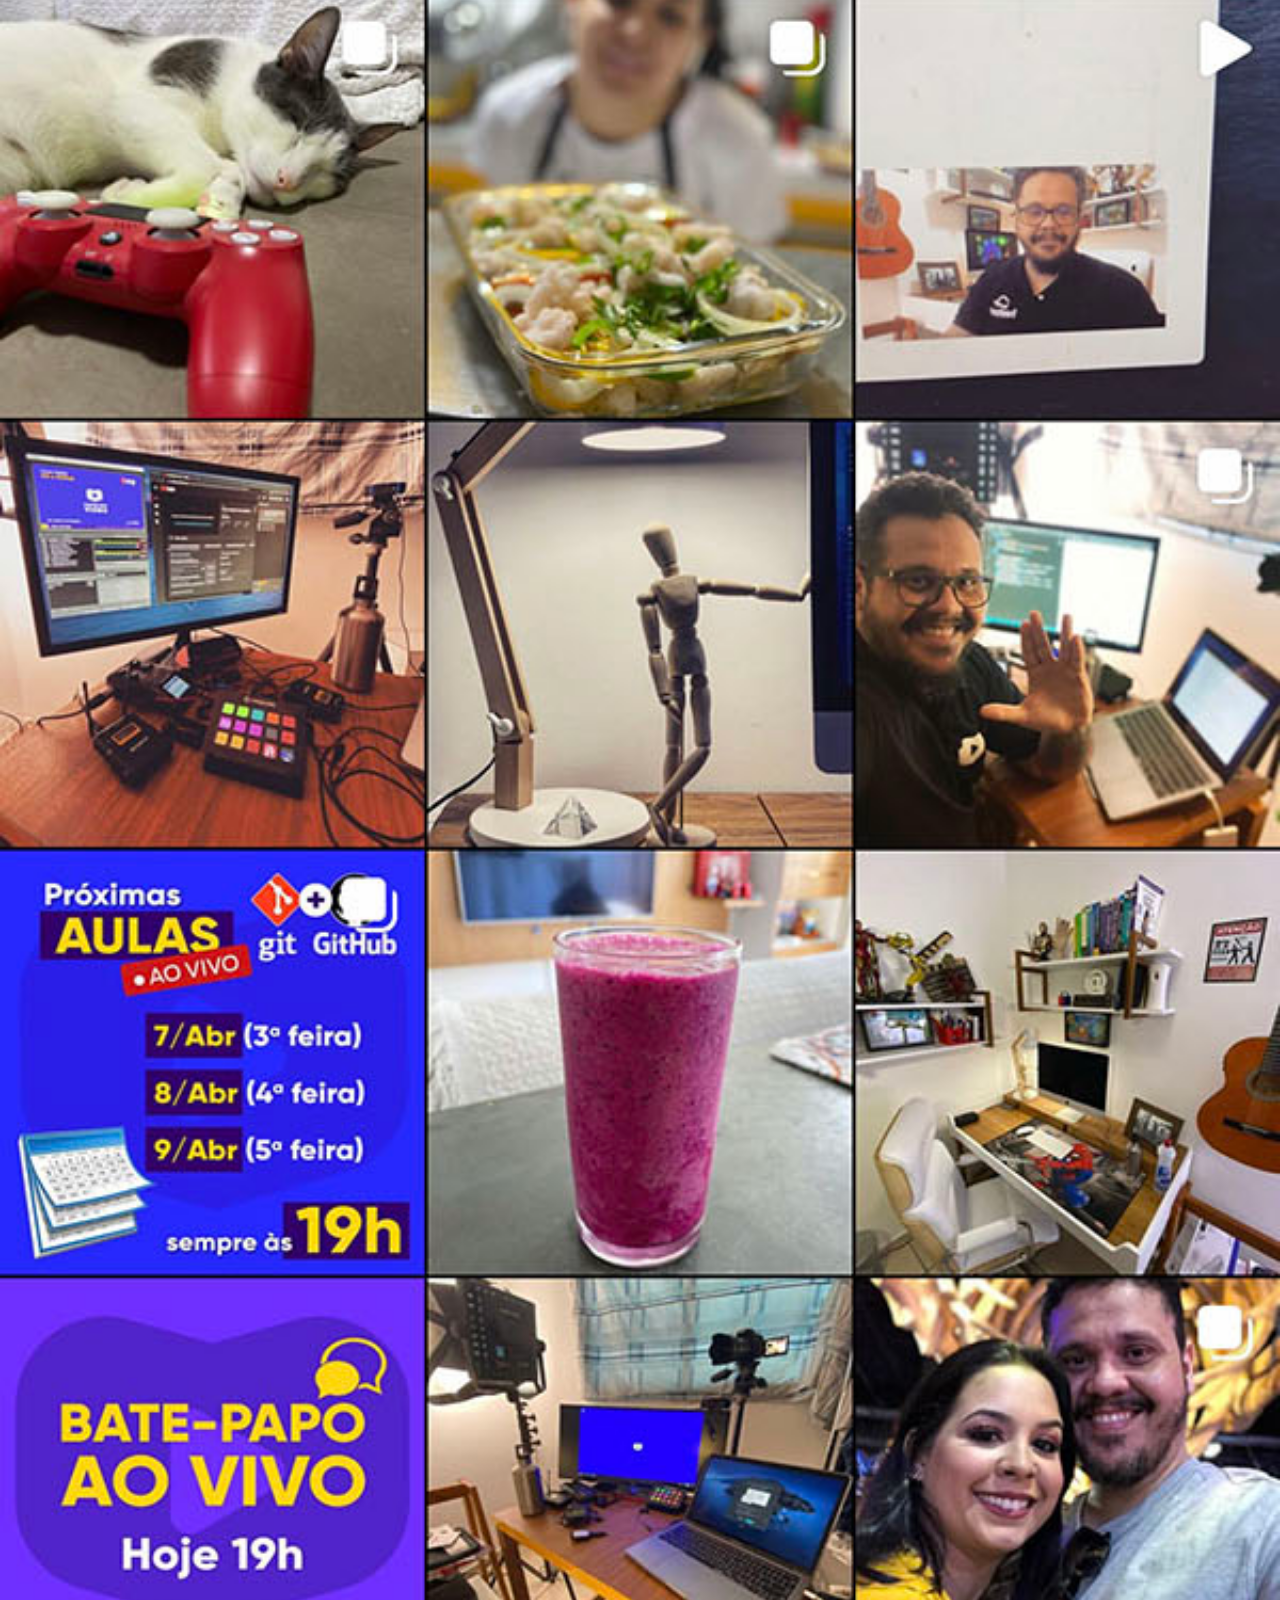
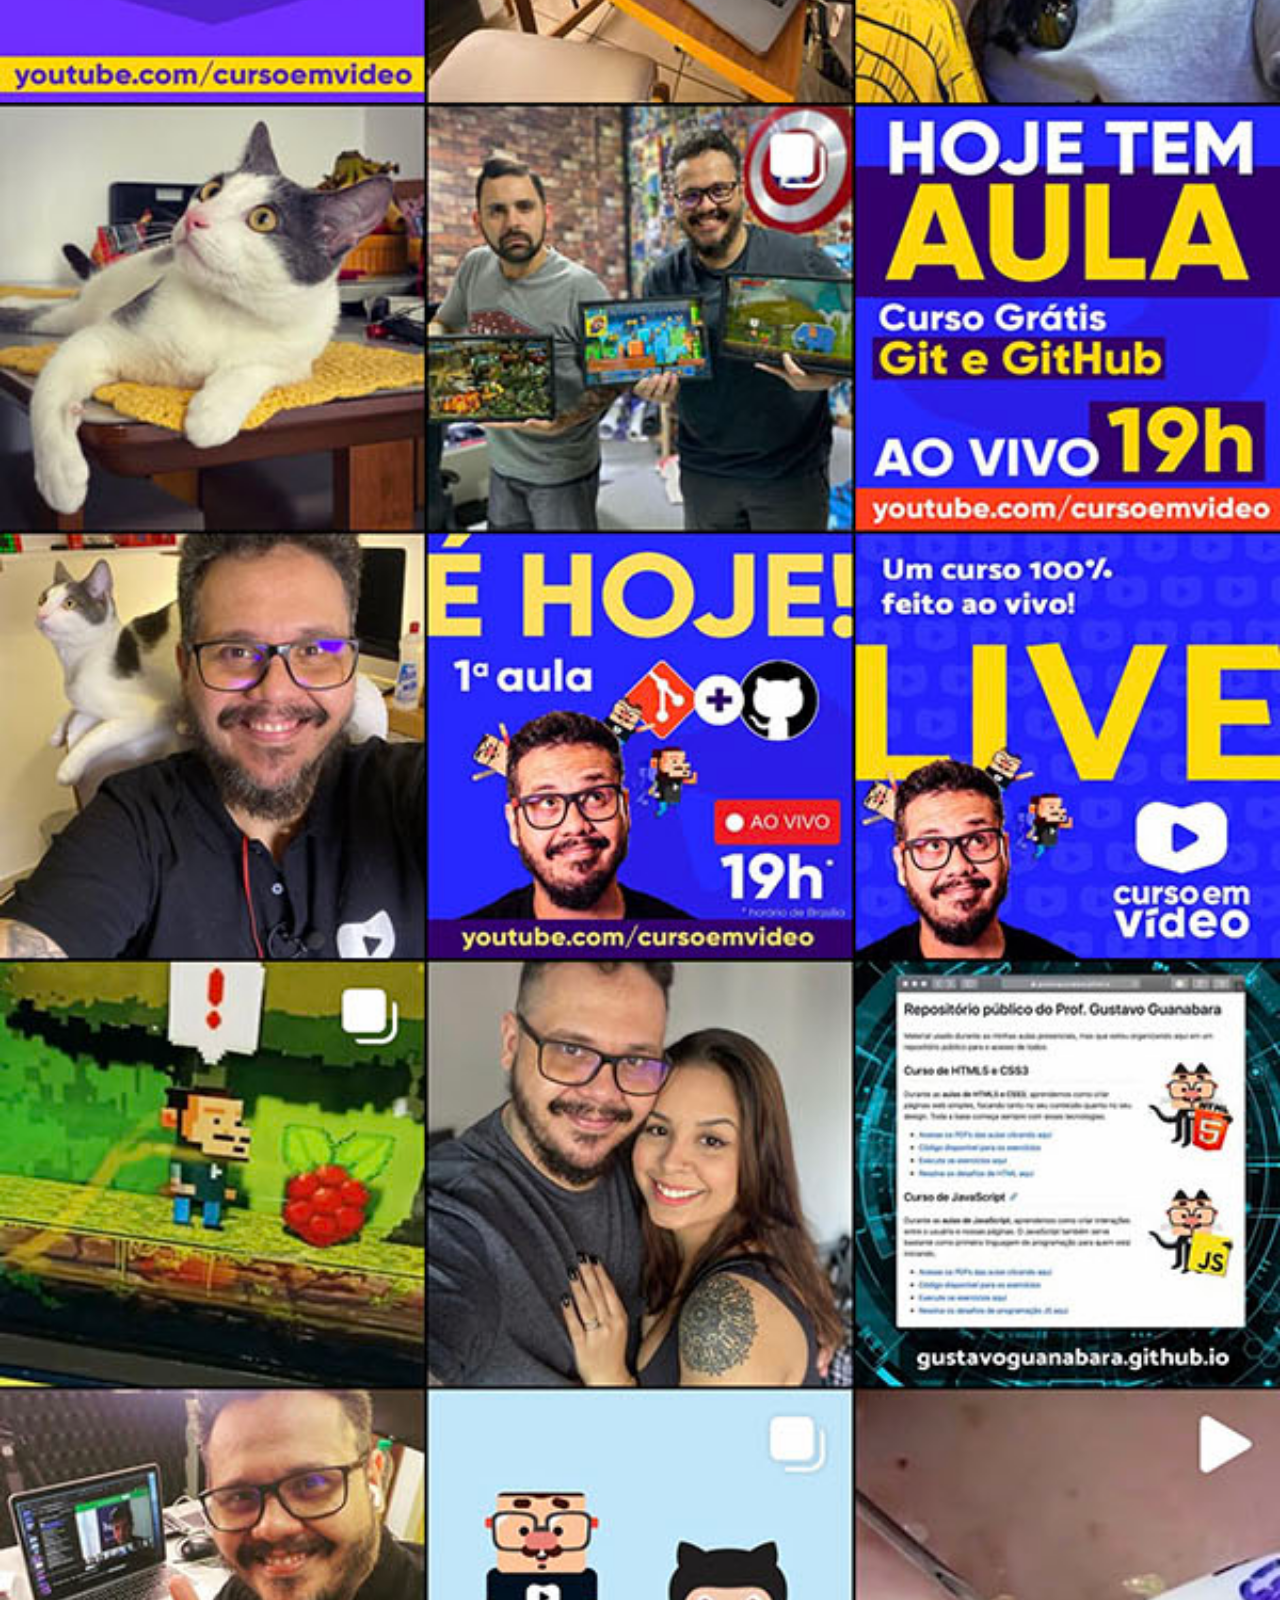
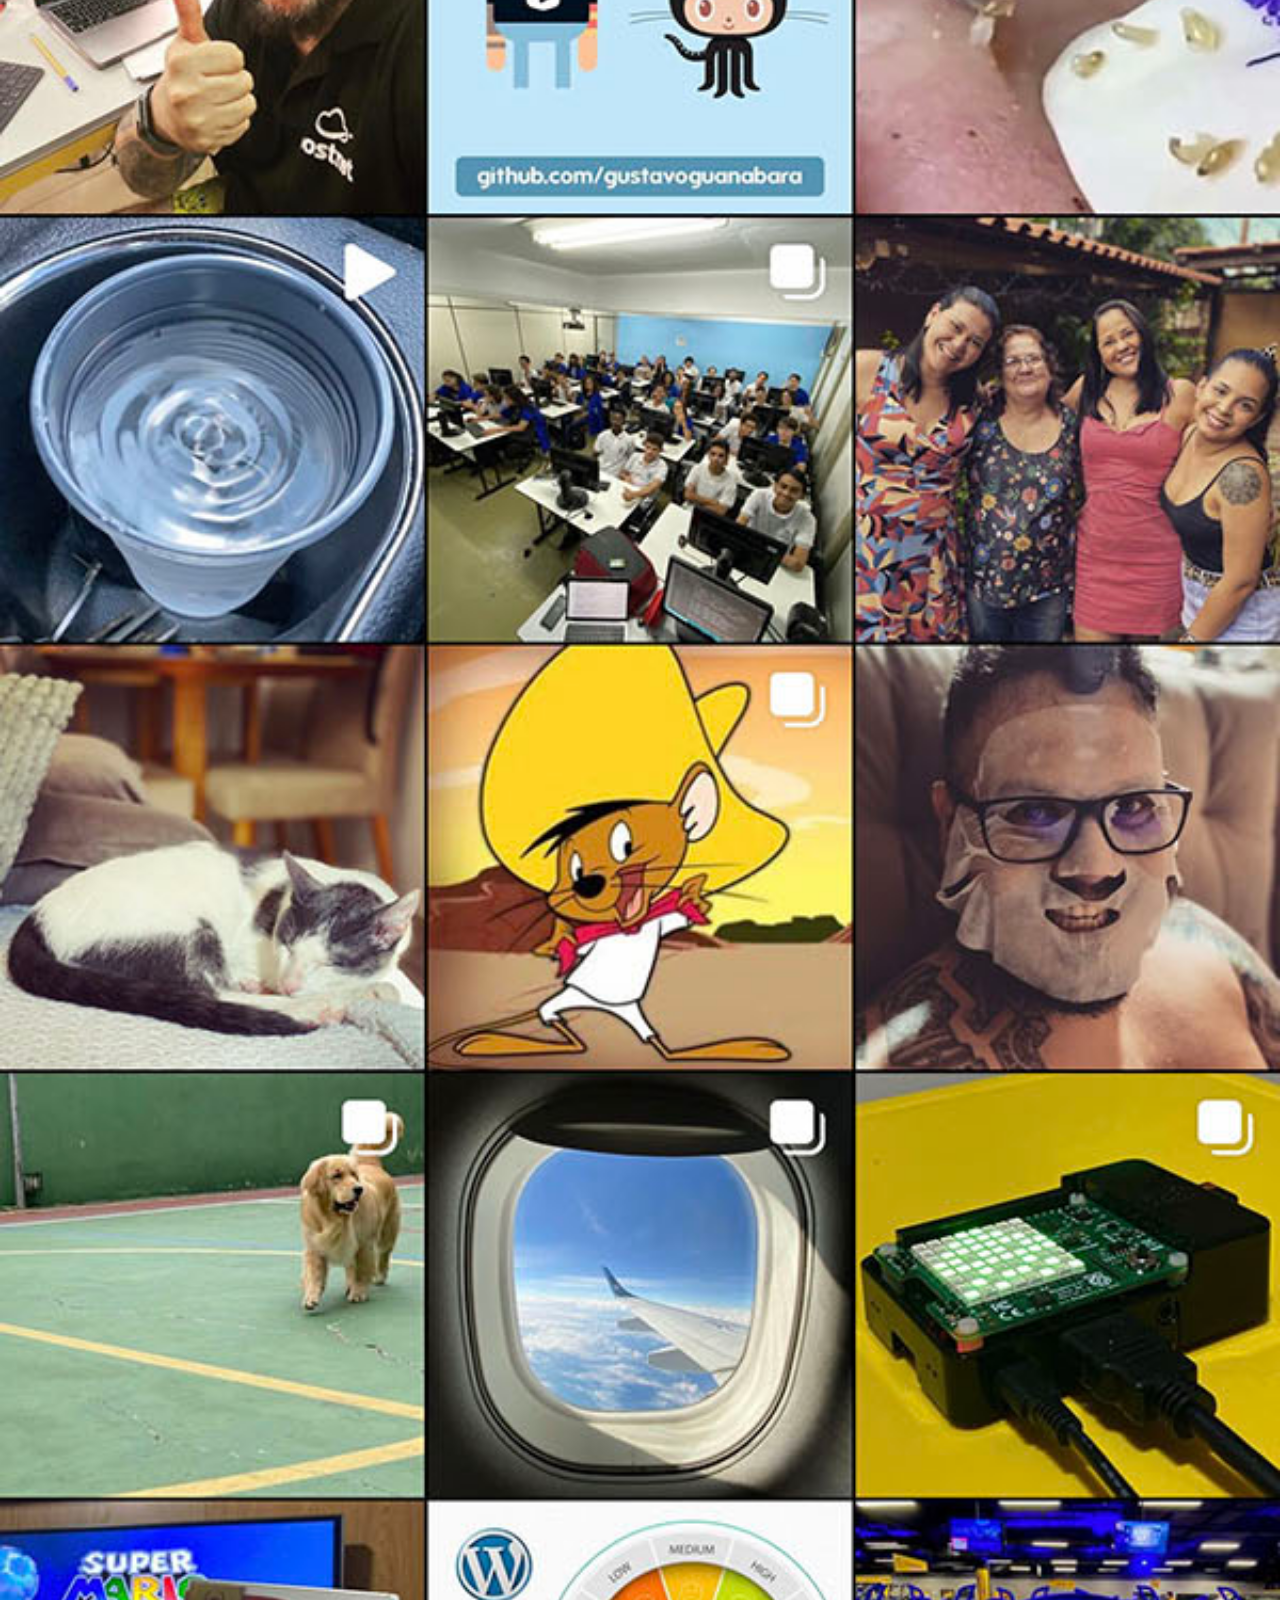
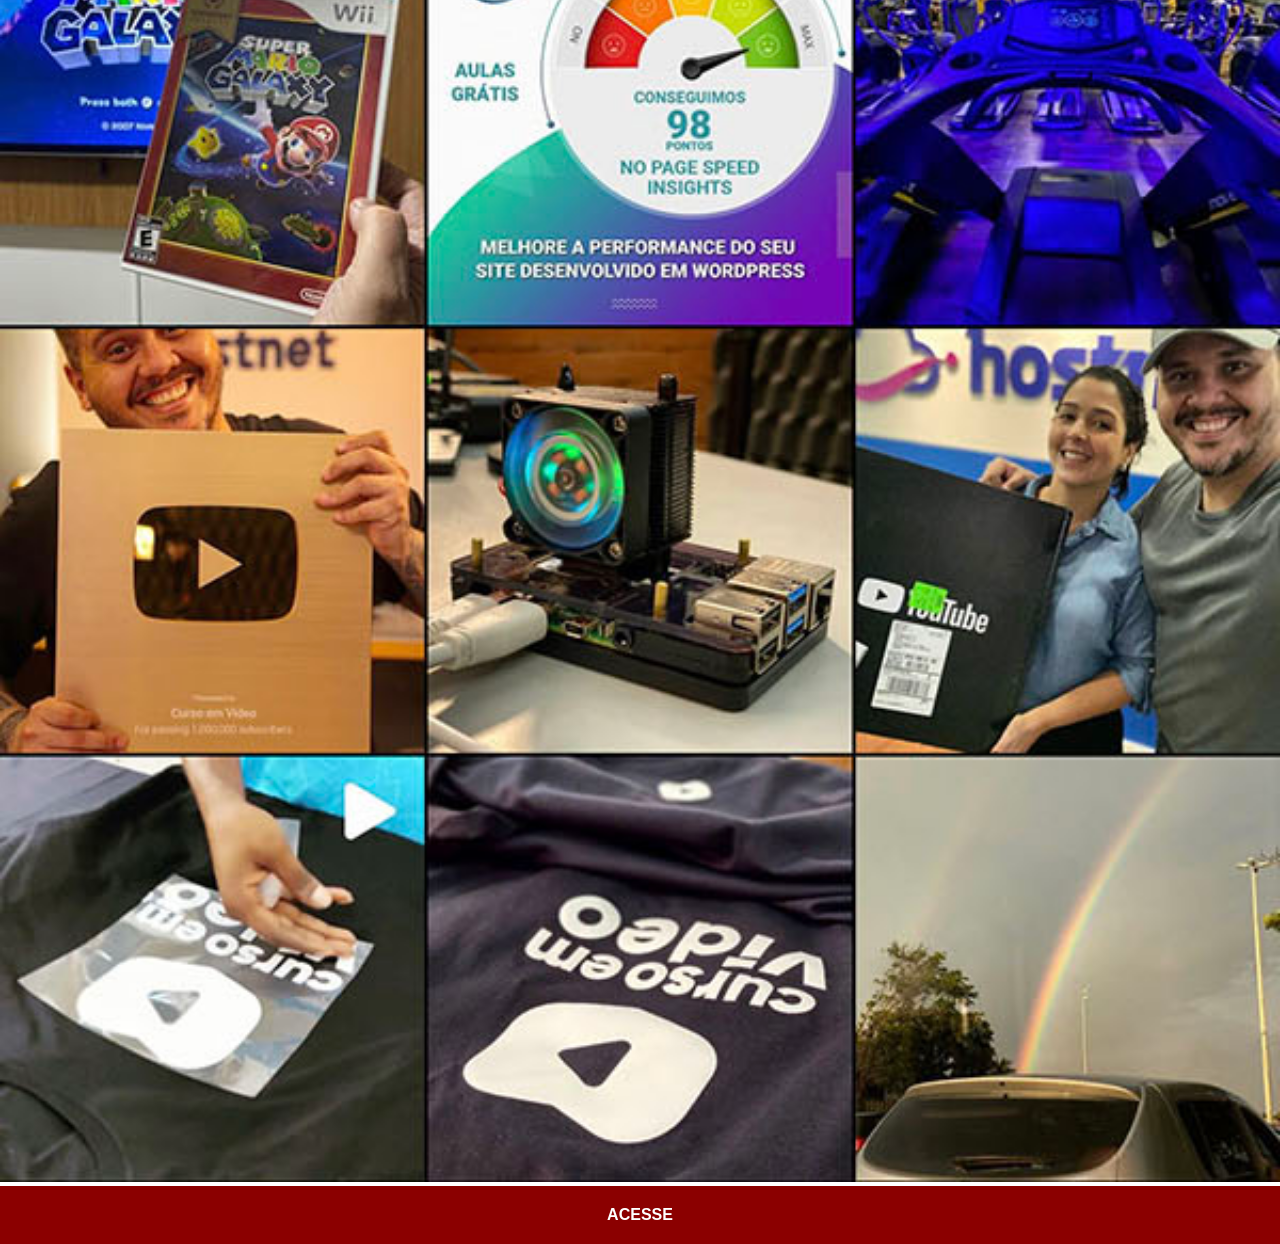
<file: instagram.html>
<!DOCTYPE html>
<html lang="pt-br">
<head>
    <meta charset="UTF-8">
    <meta name="viewport" content="width=device-width, initial-scale=1.0">
    <link rel="stylesheet" href="estilos/social.css">
    <title>Instagram</title>
</head>
<body>
    <img src="imagens/tela-instagram.jpg" alt="Instagram">
    <a href="https://www.instagram.com/gustavoguanabara" target="_blank">ACESSE</a>
    
</body>
</html>
</file>
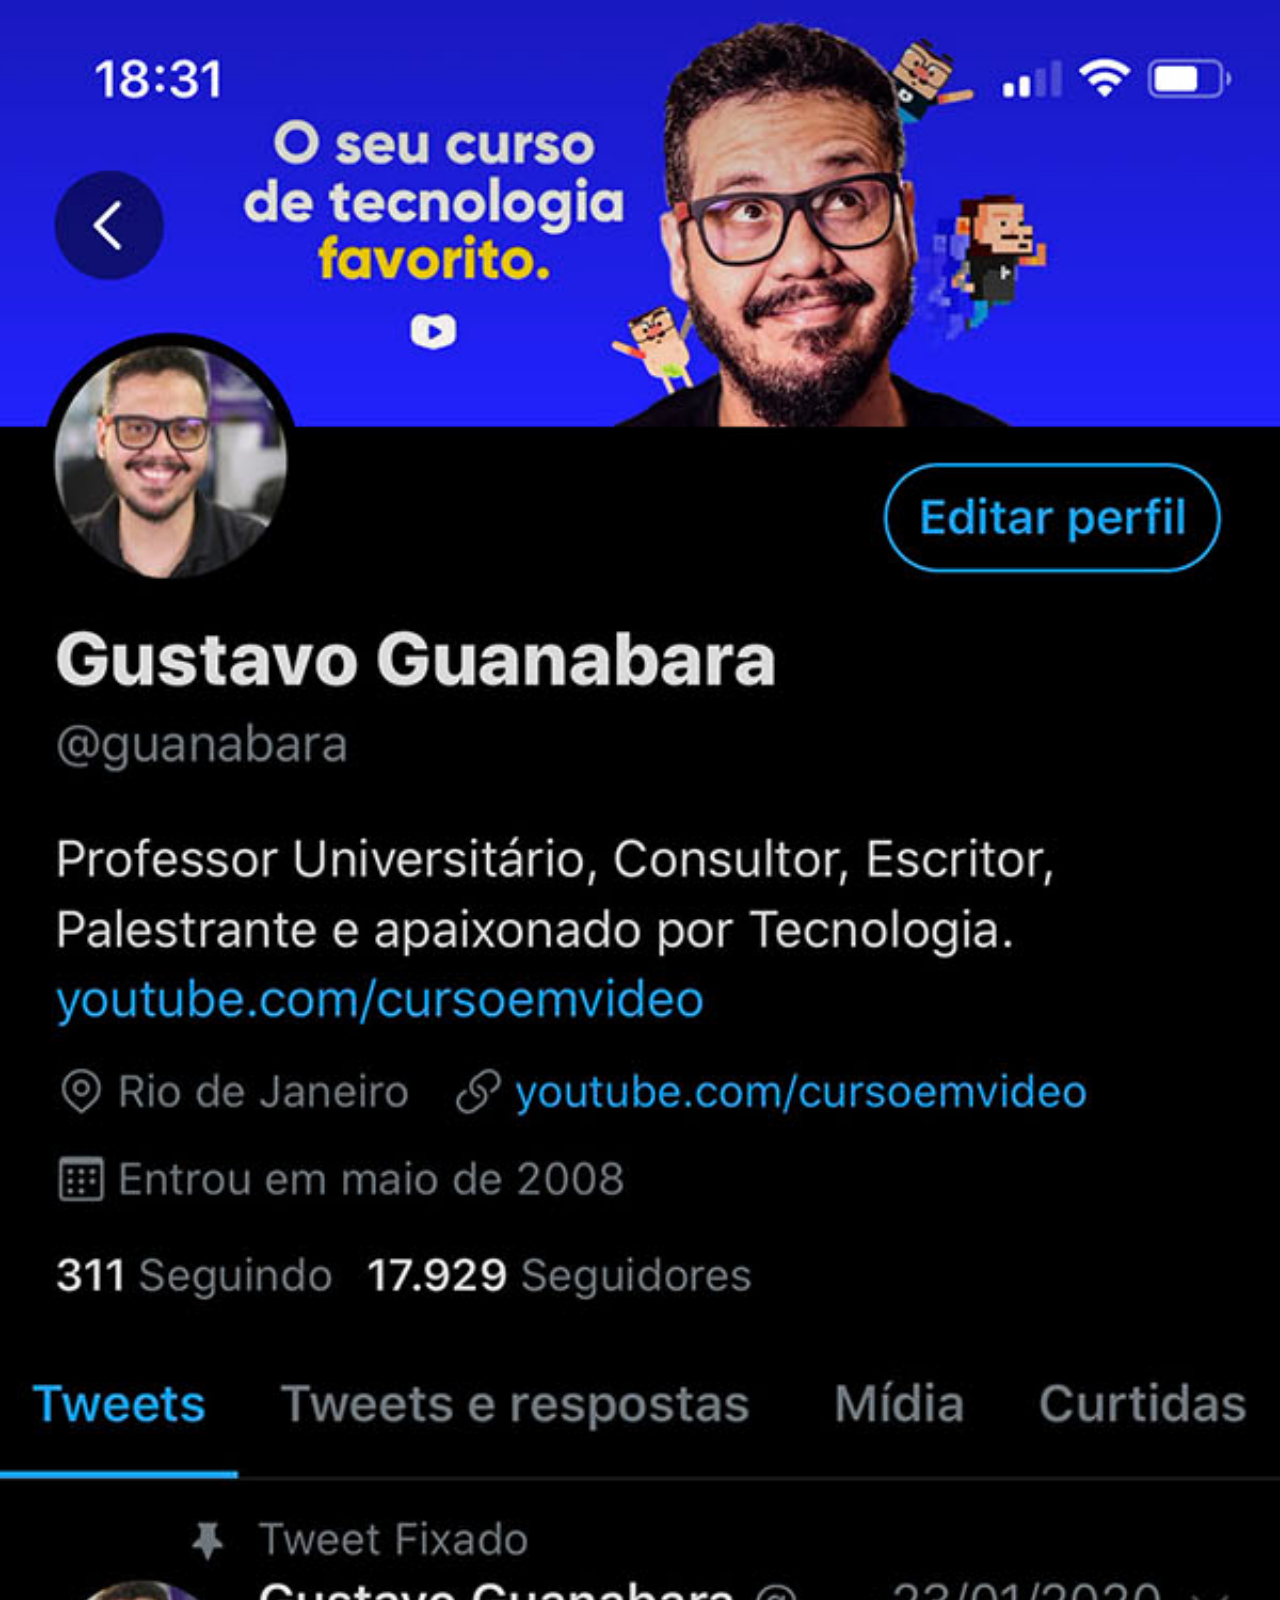
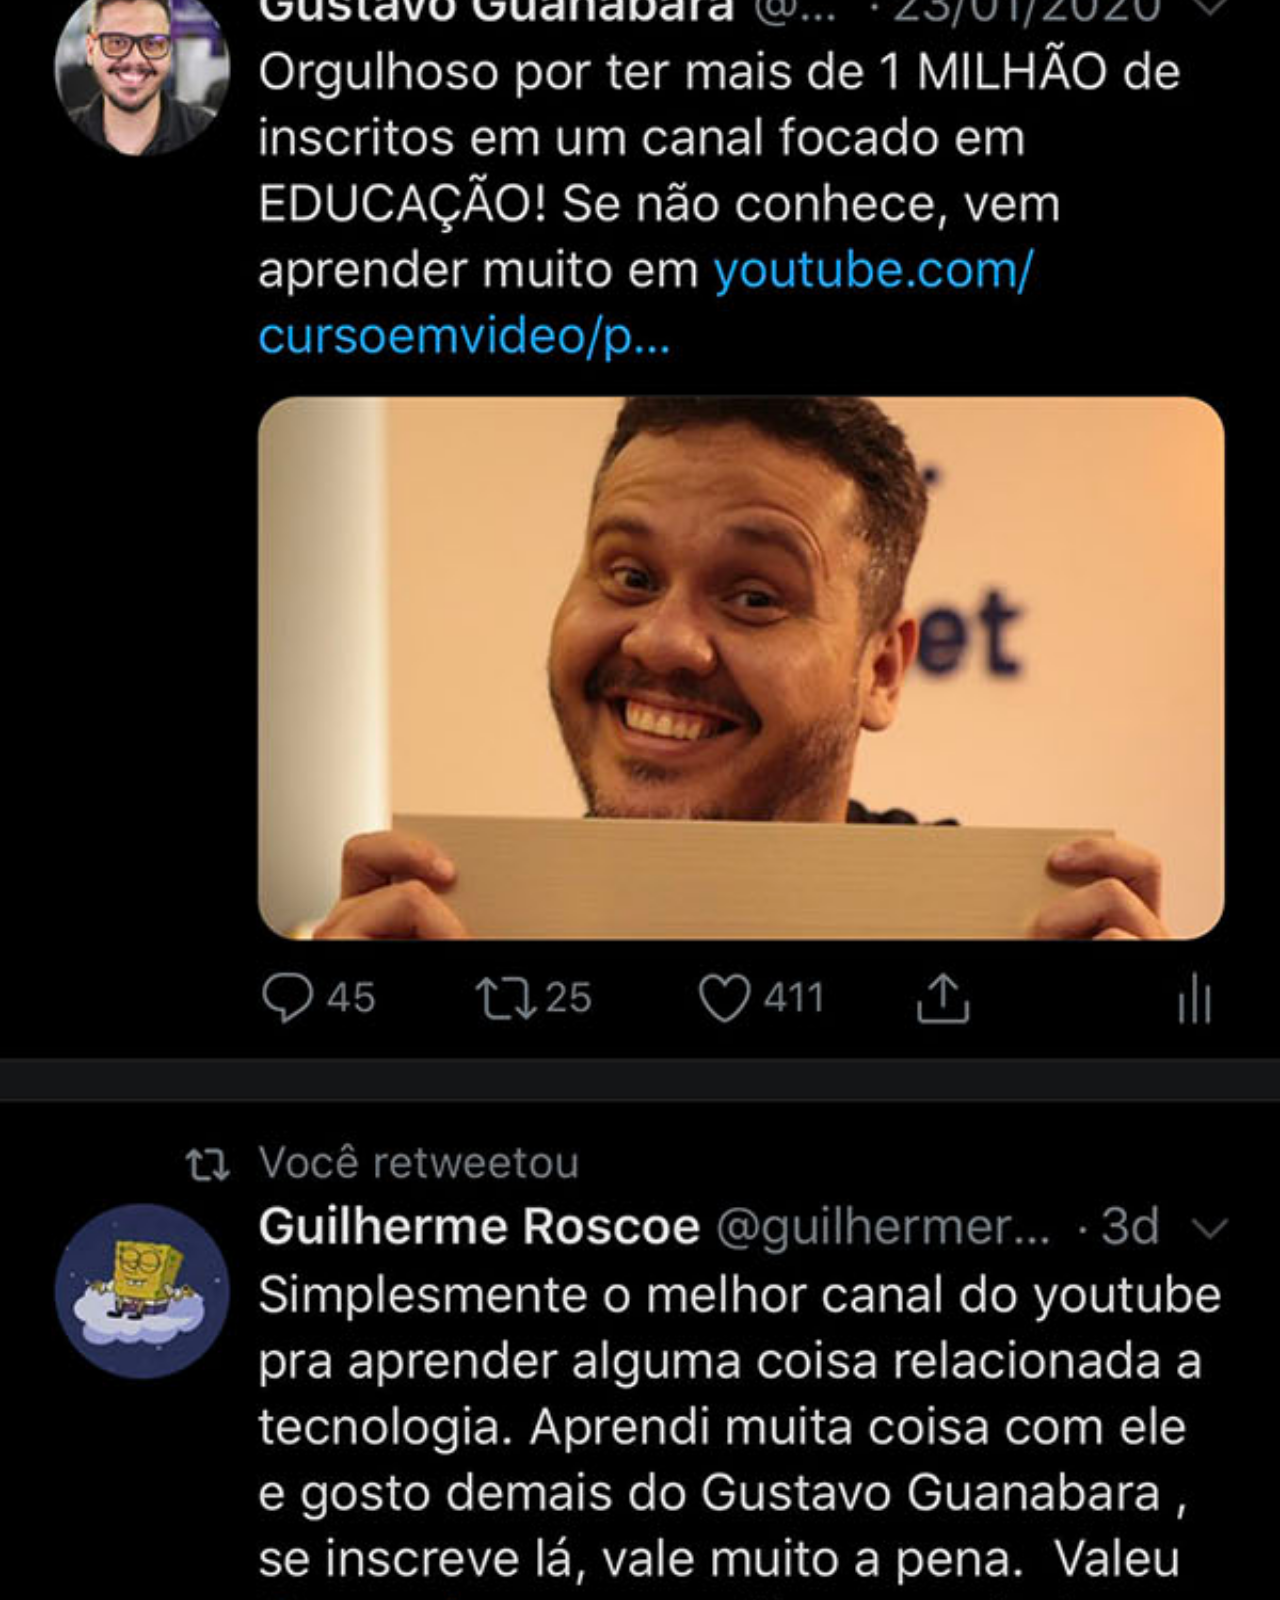
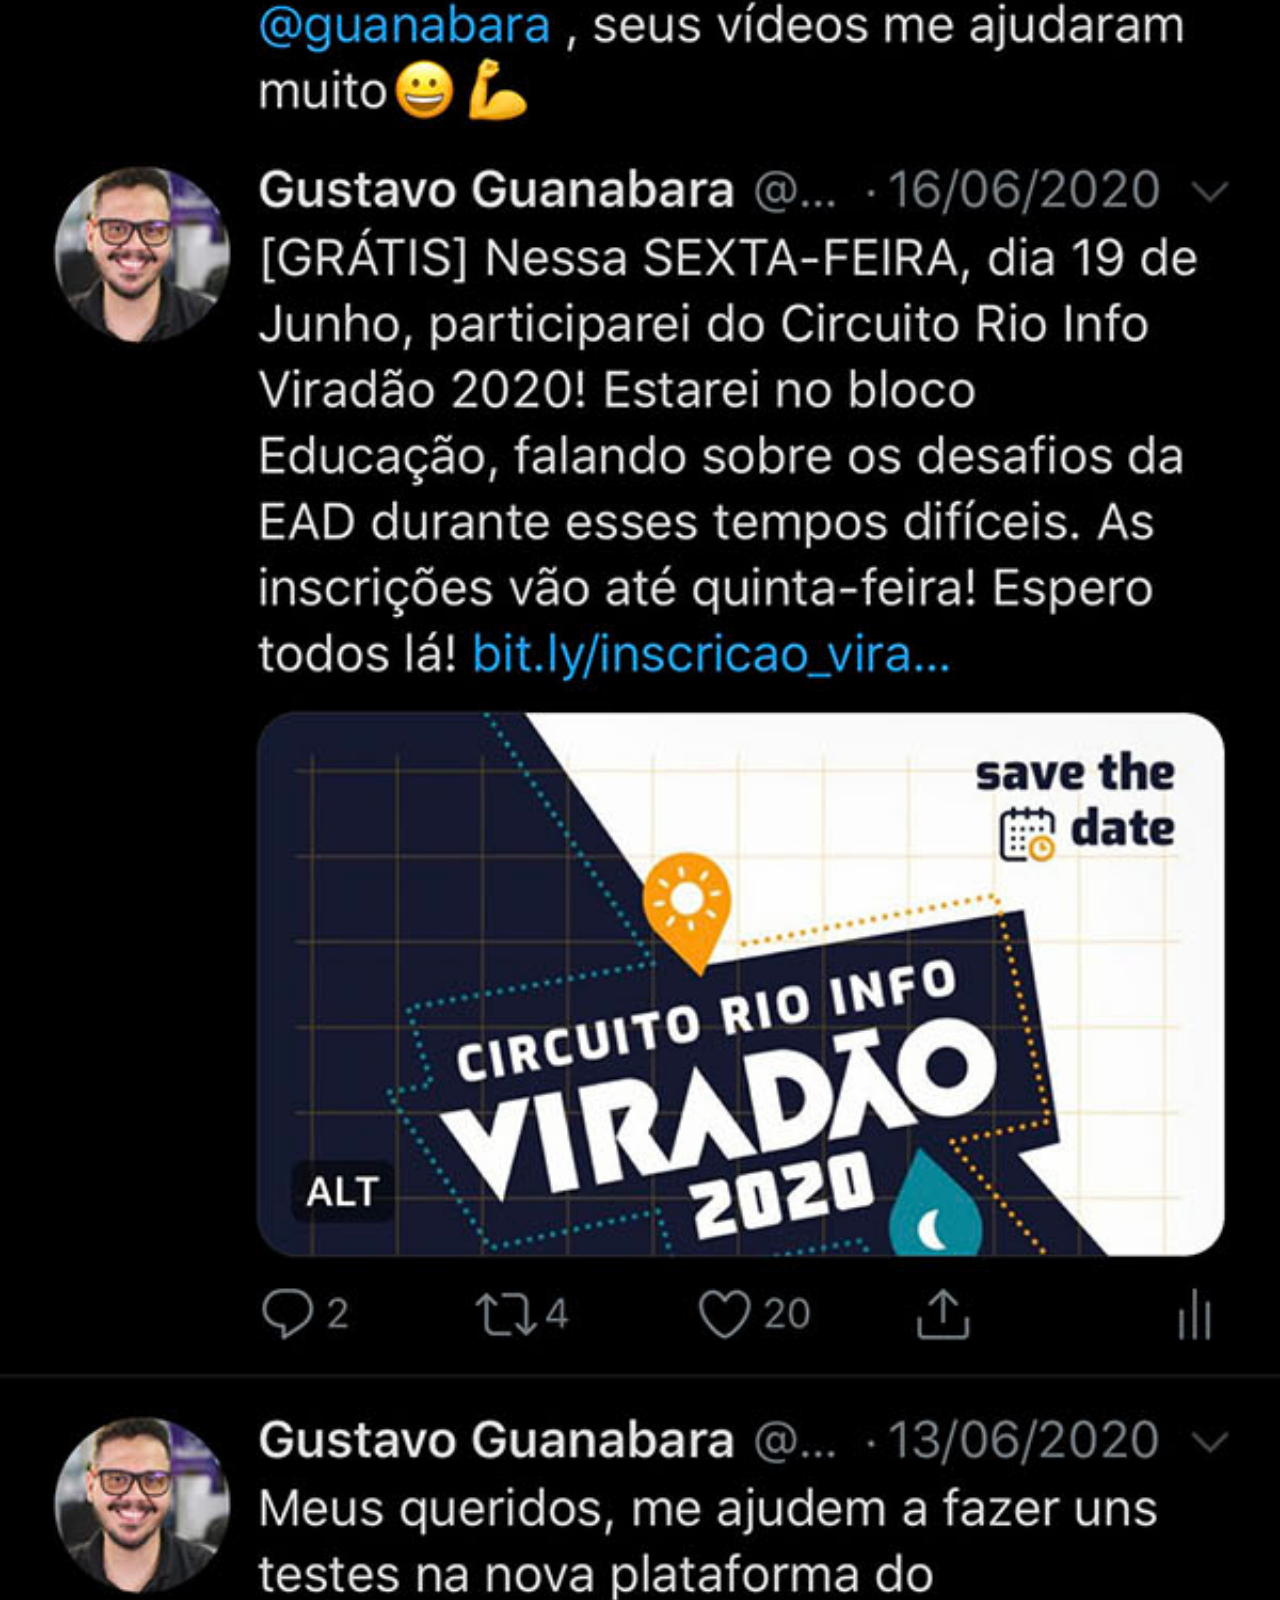
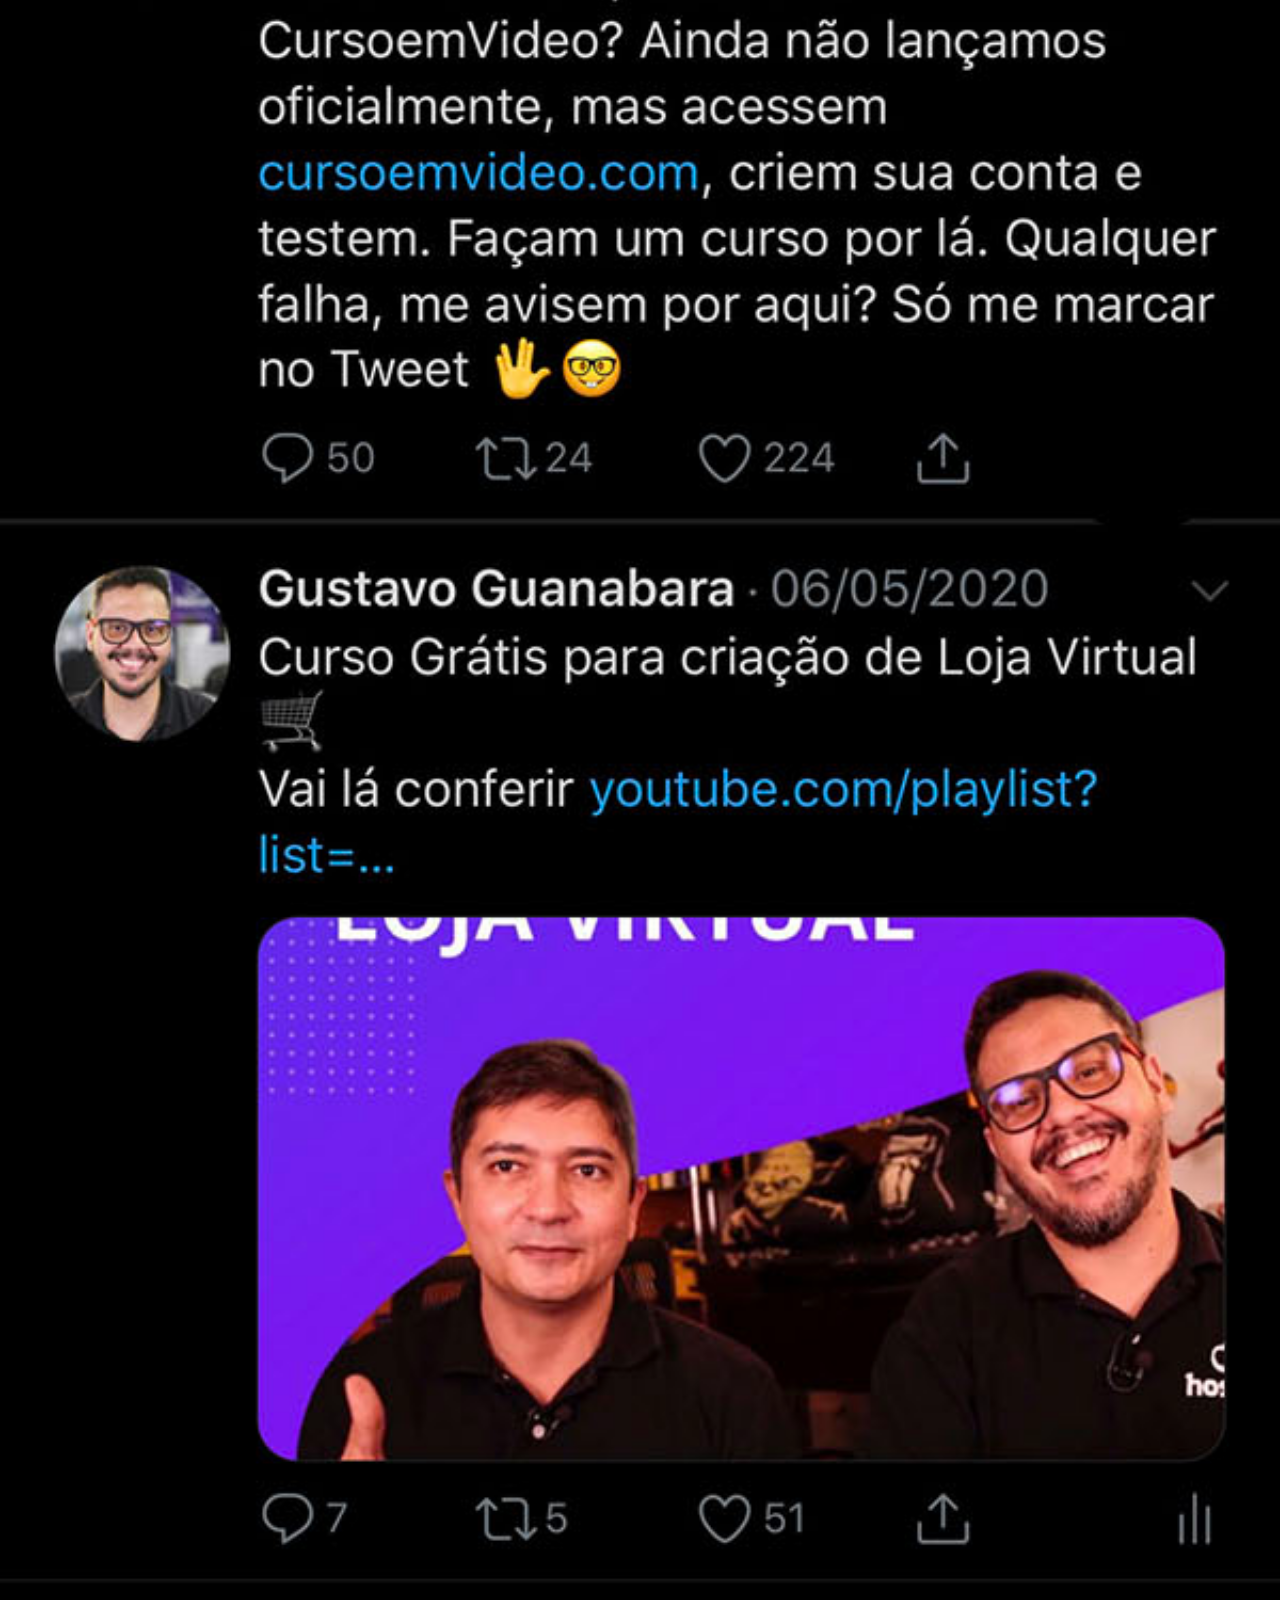
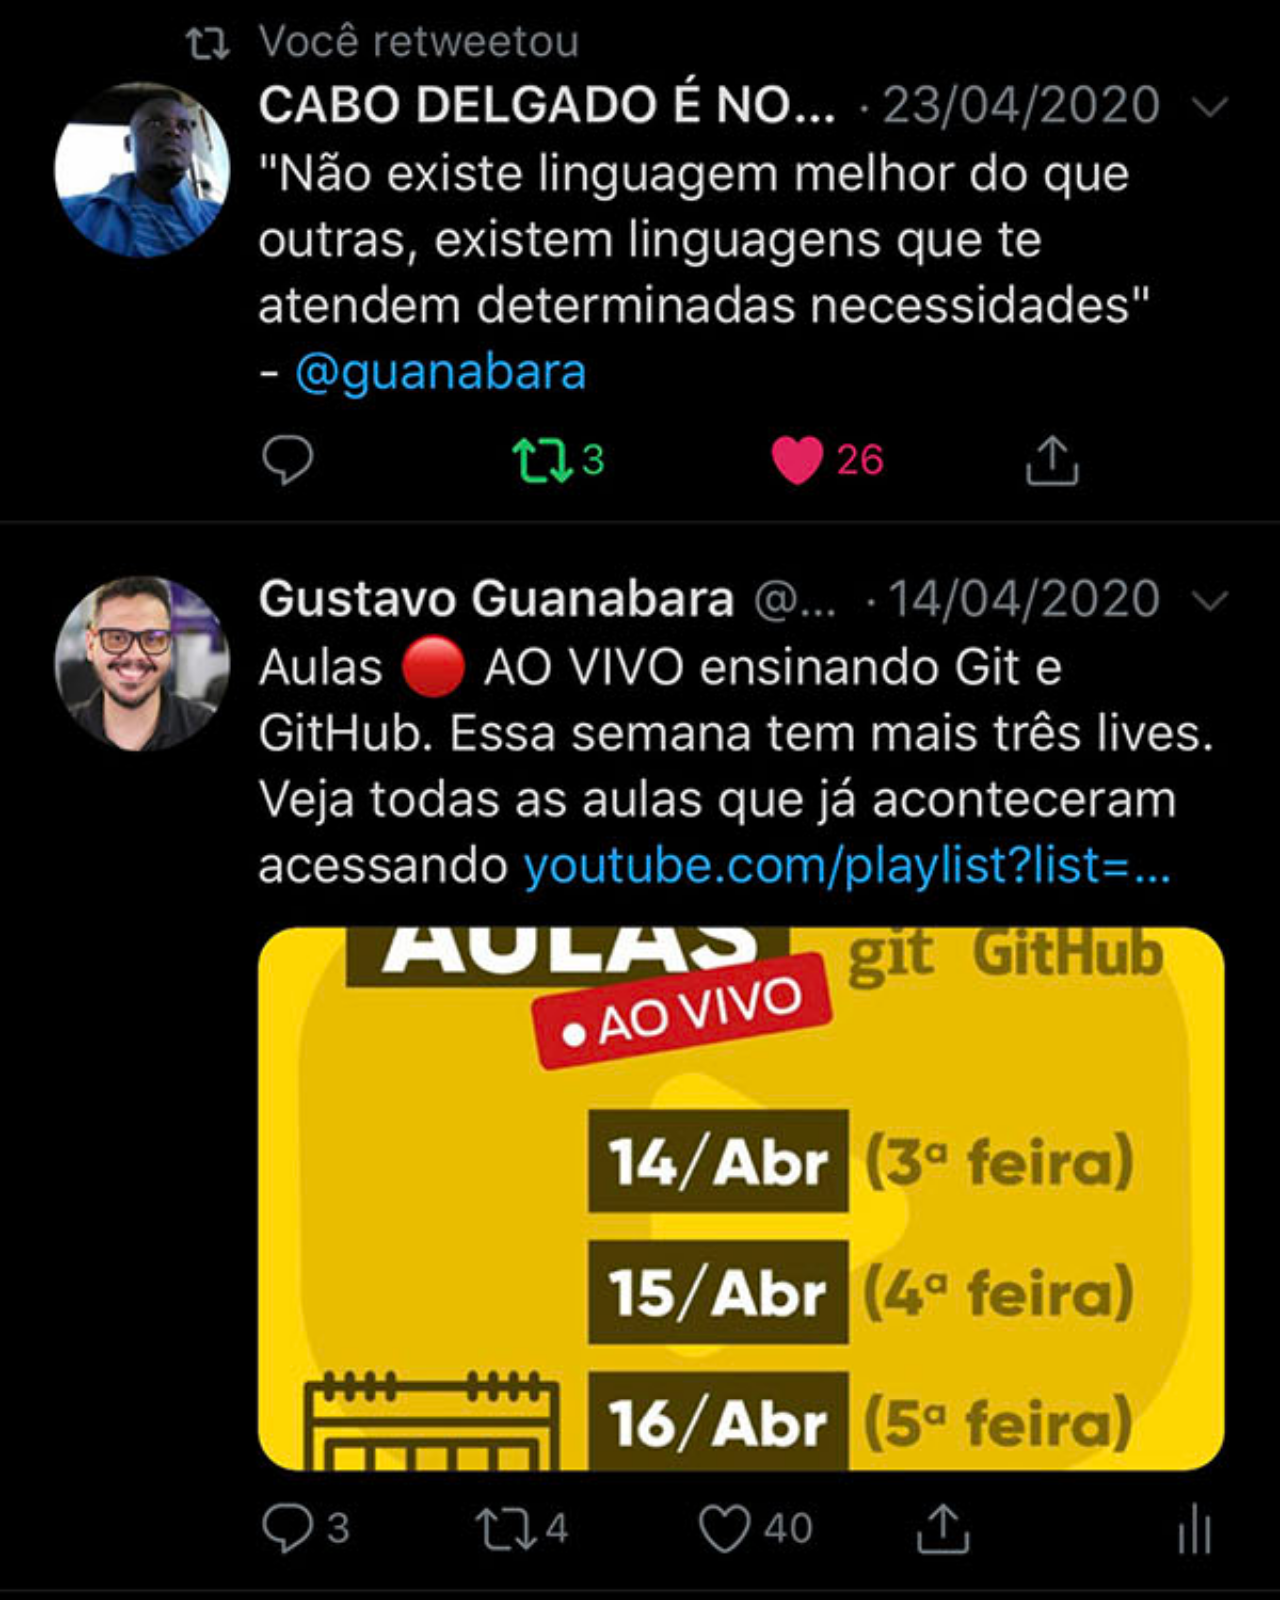
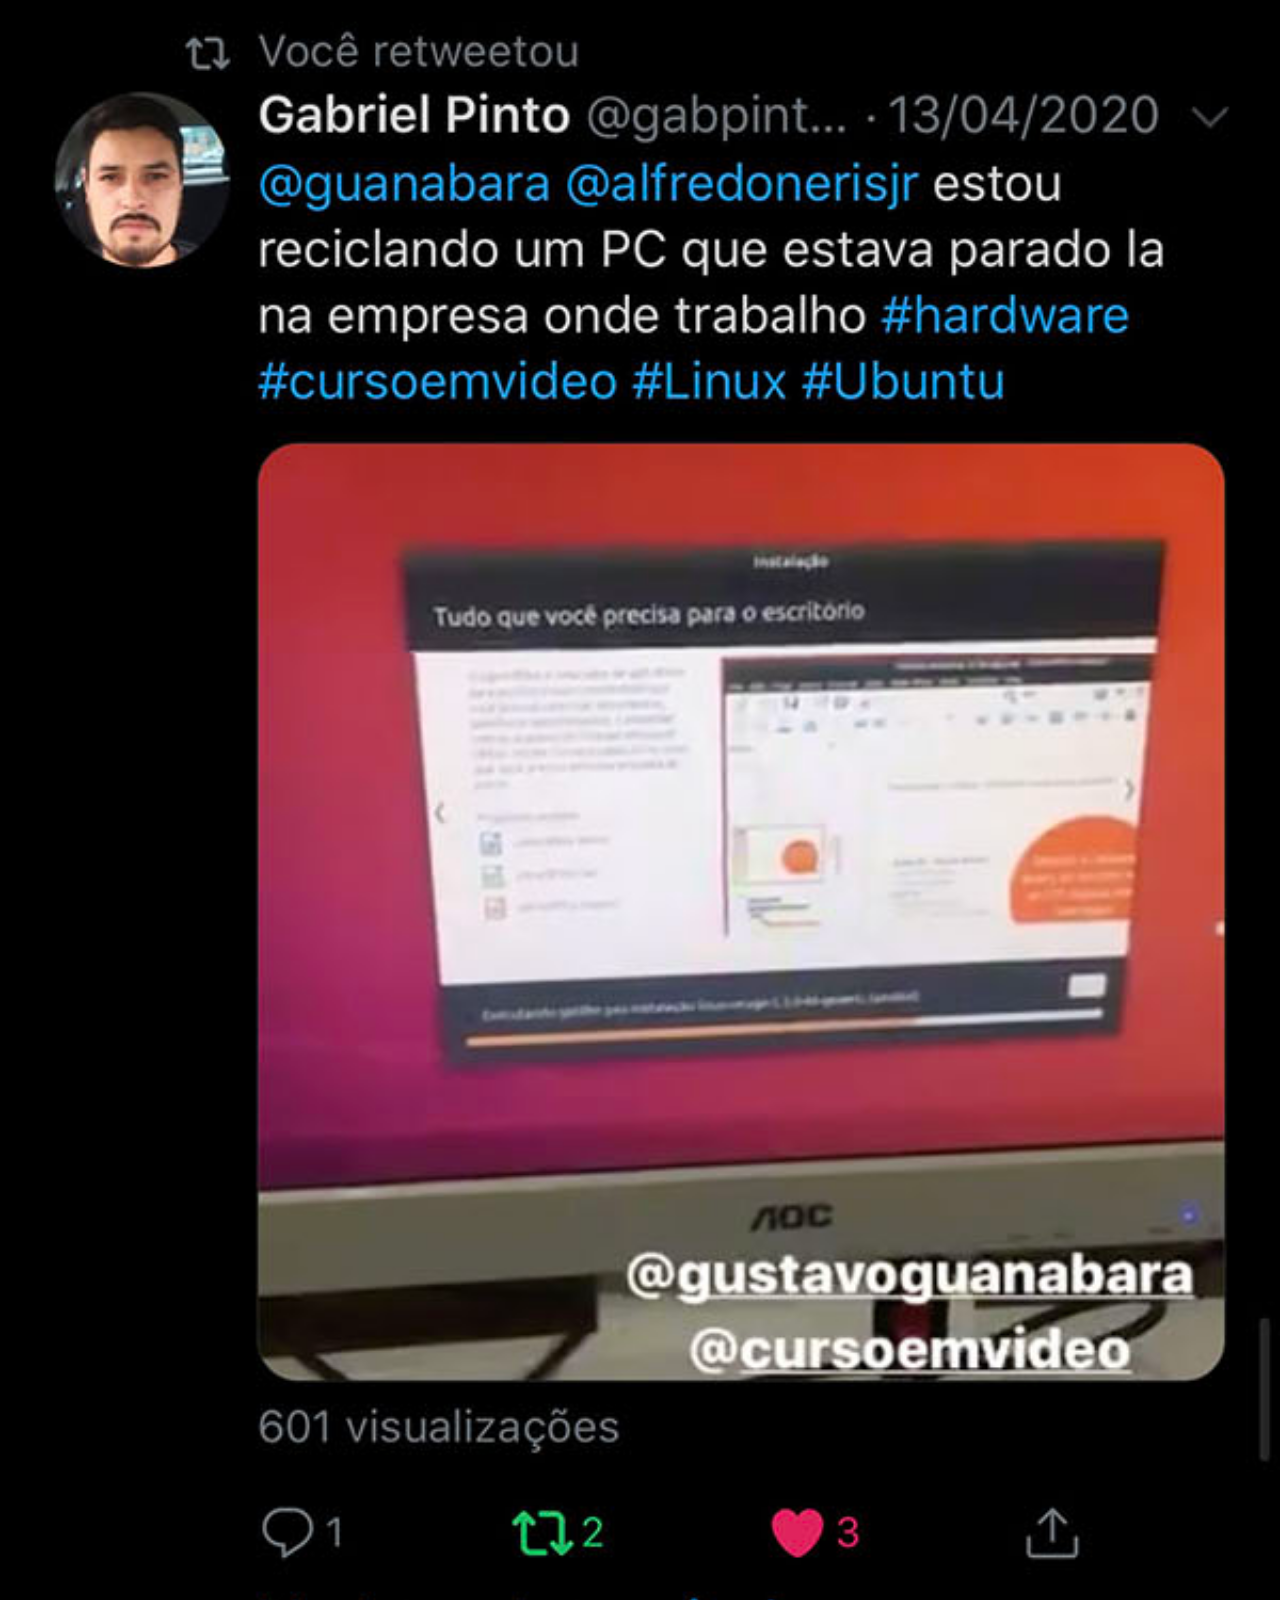
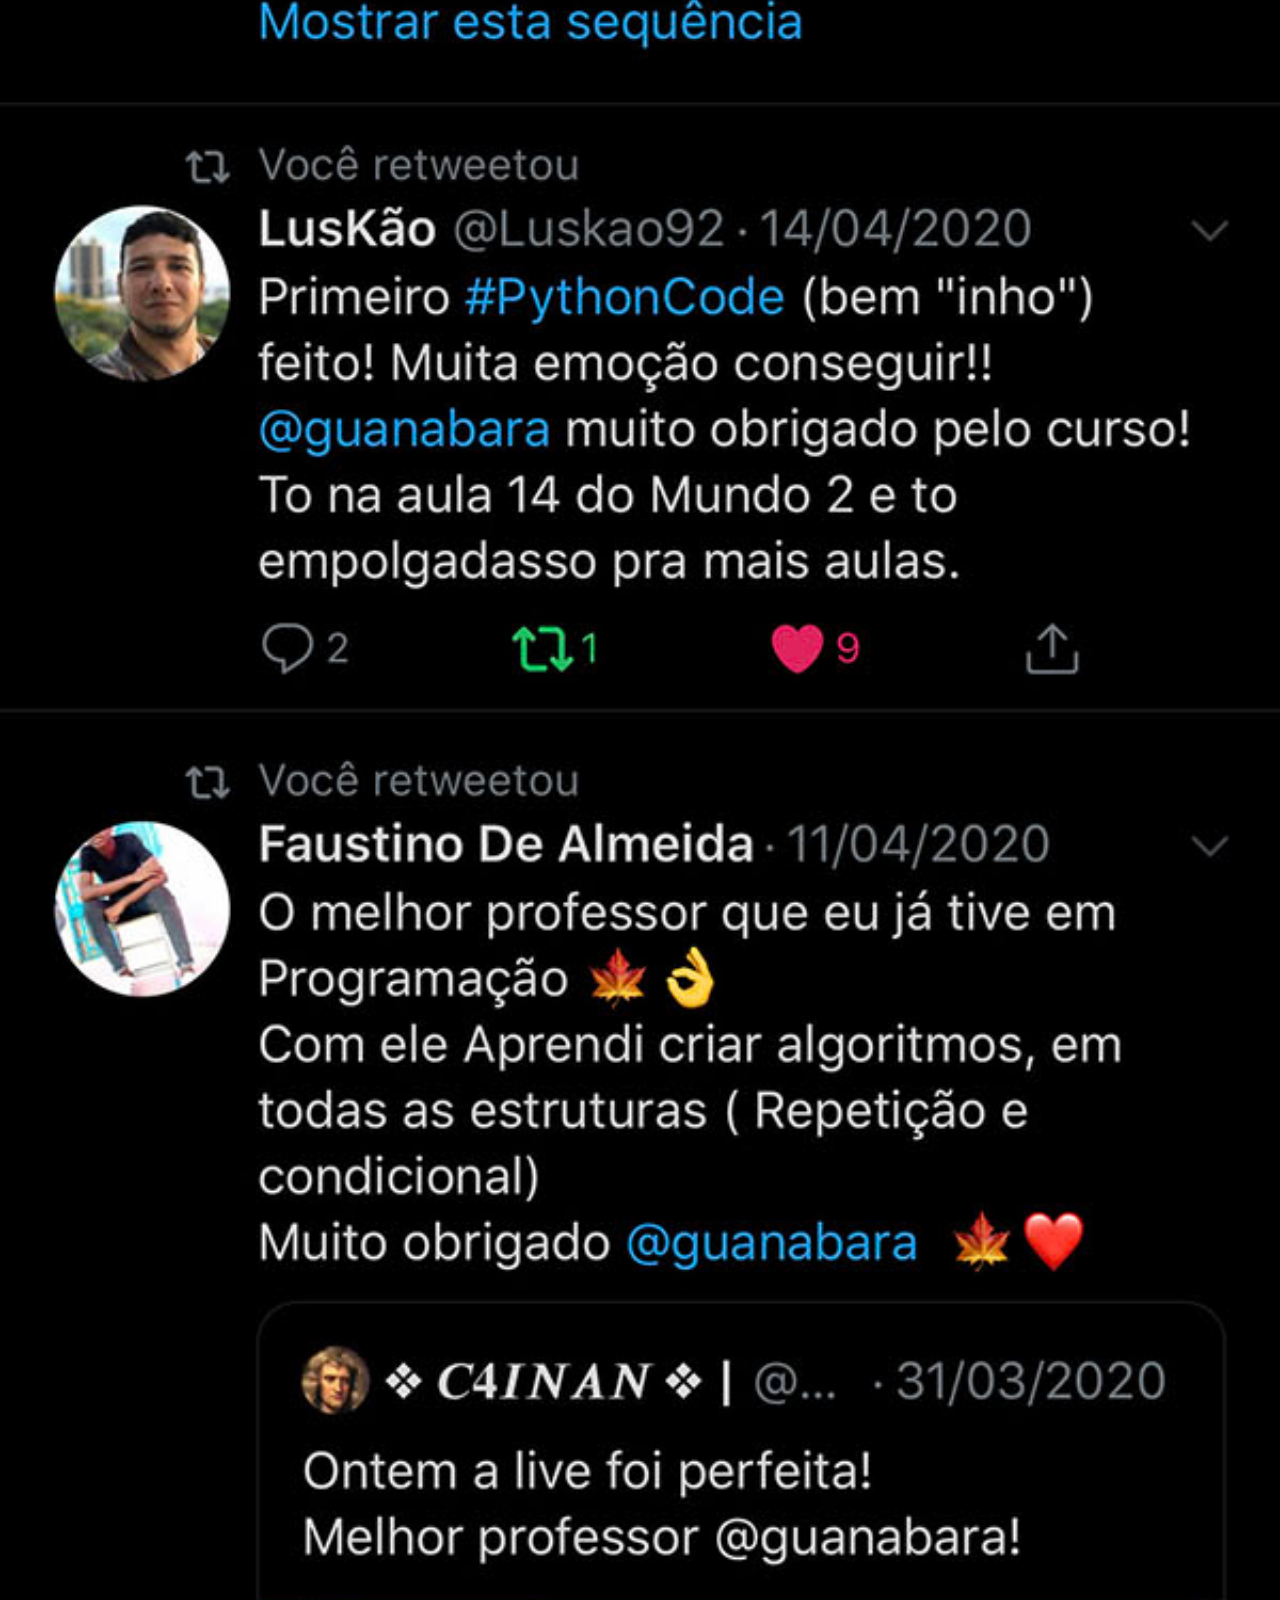
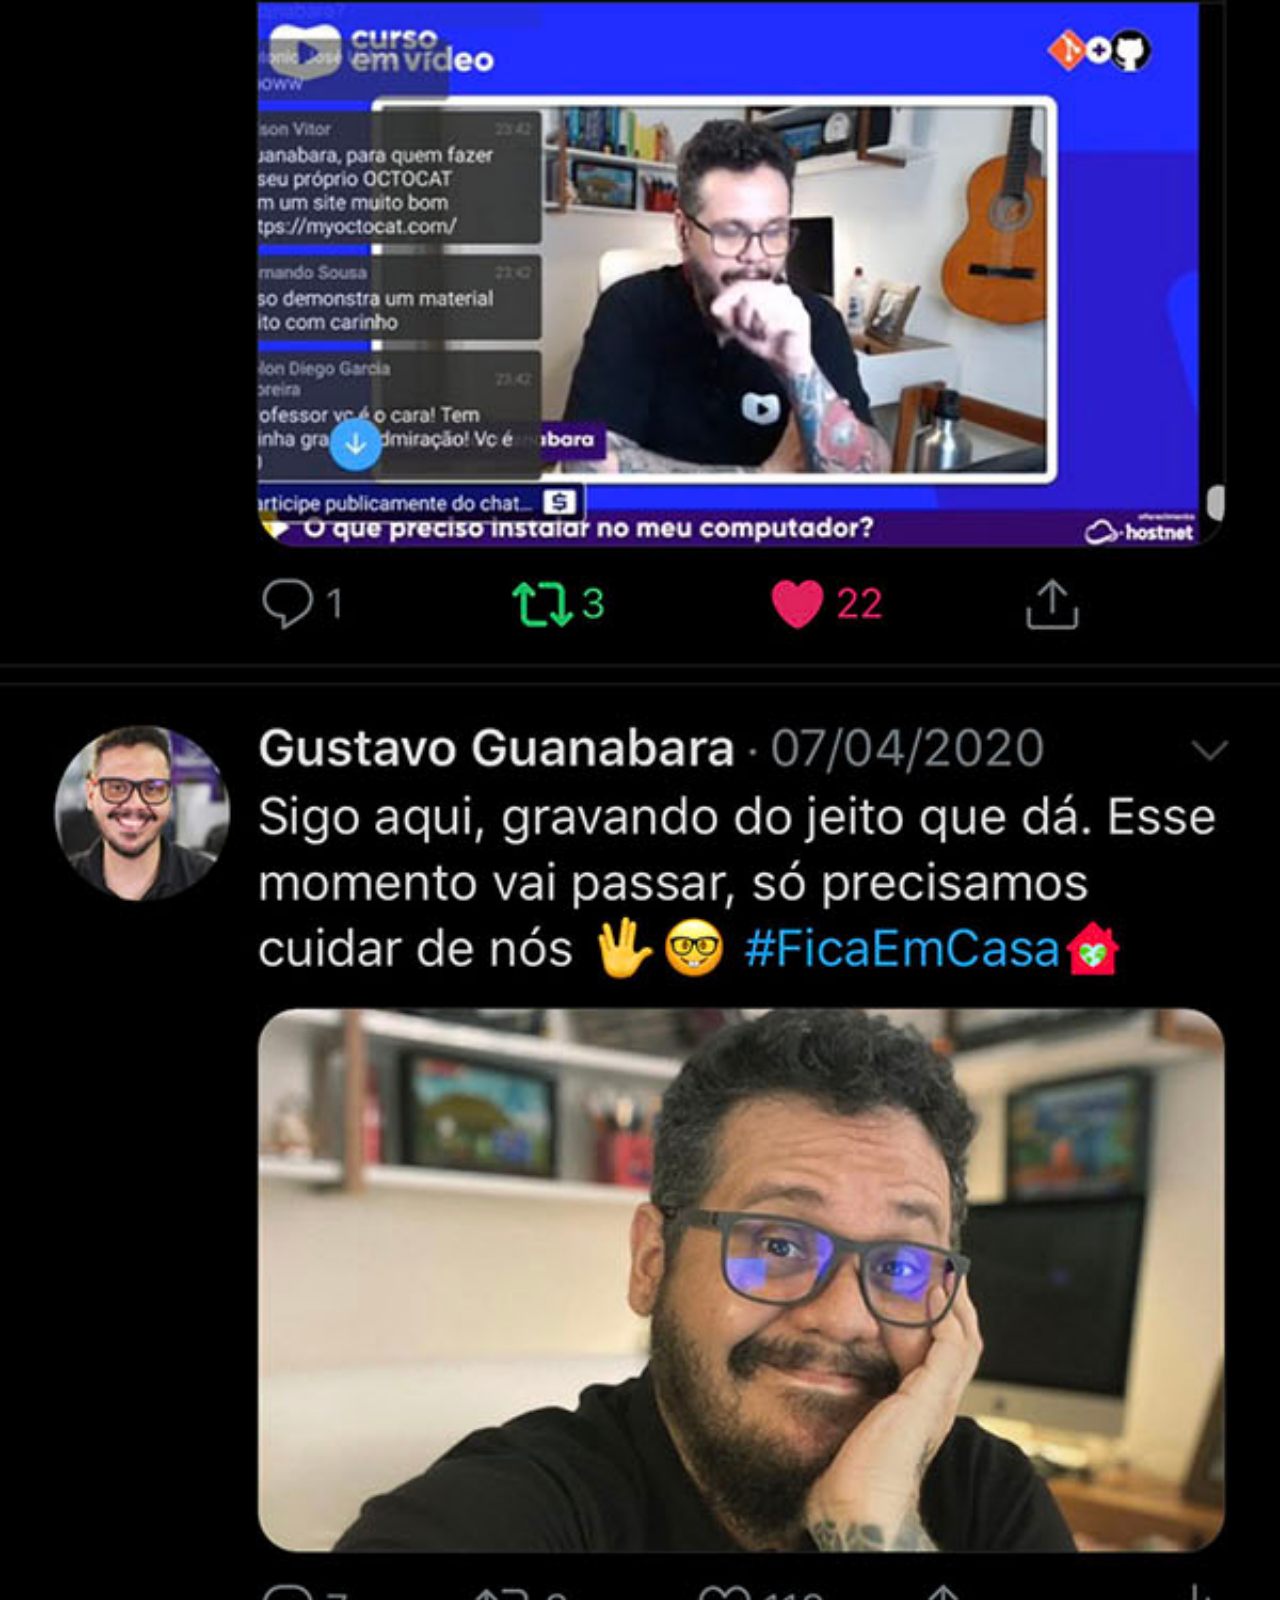
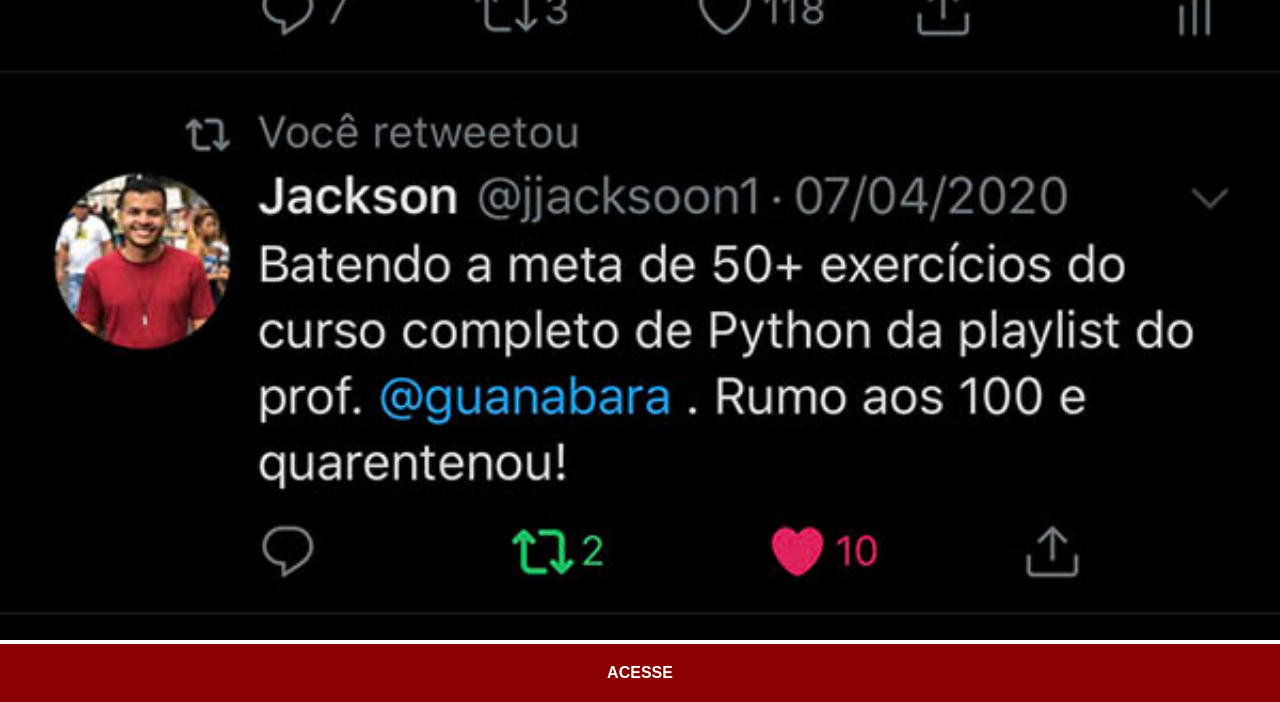
<file: twitter.html>
<!DOCTYPE html>
<html lang="pt-br">
<head>
    <meta charset="UTF-8">
    <meta name="viewport" content="width=device-width, initial-scale=1.0">
    <link rel="stylesheet" href="estilos/social.css">
    <title>Twitter</title>
</head>
<body>
    <img src="imagens/tela-twitter.jpg" alt="Twitter">
    <a href="https://www.twitter.com/gustavoguanabara" target="_blank">ACESSE</a>
    
</body>
</html>
</file>
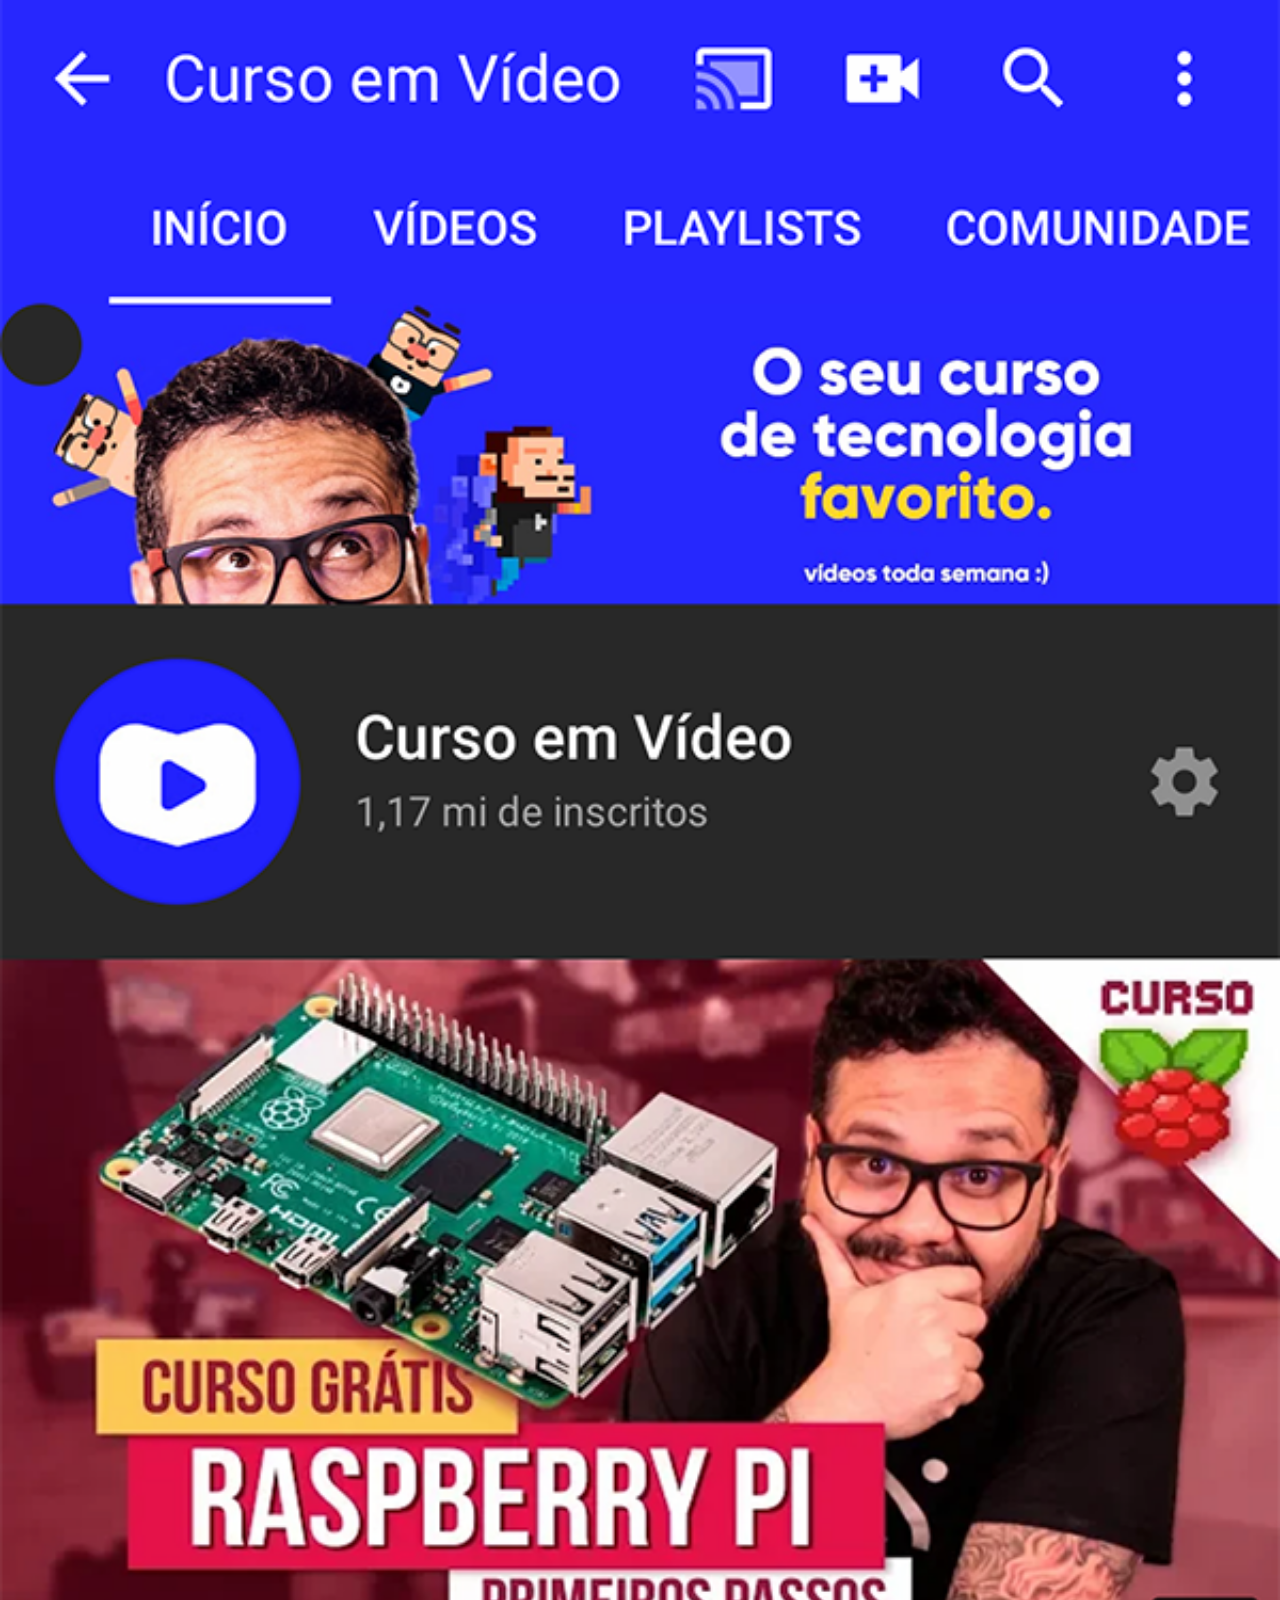
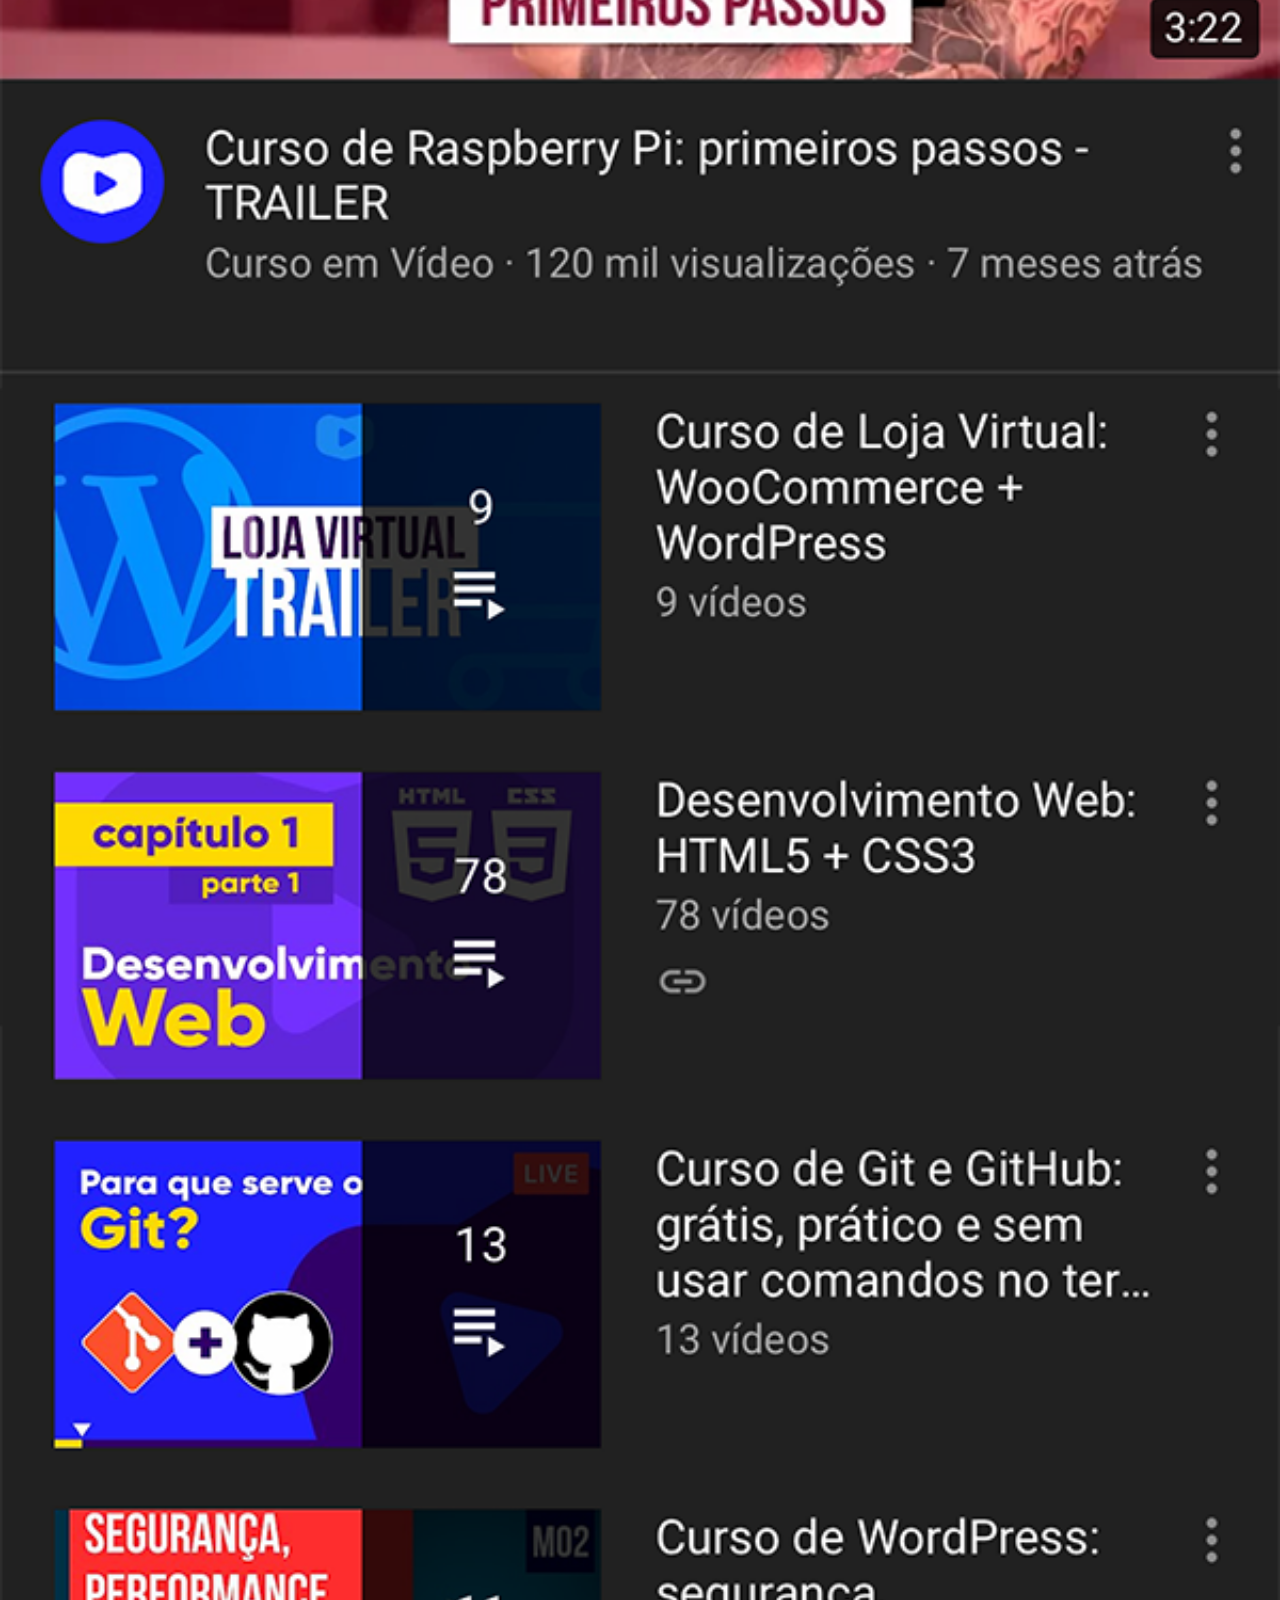
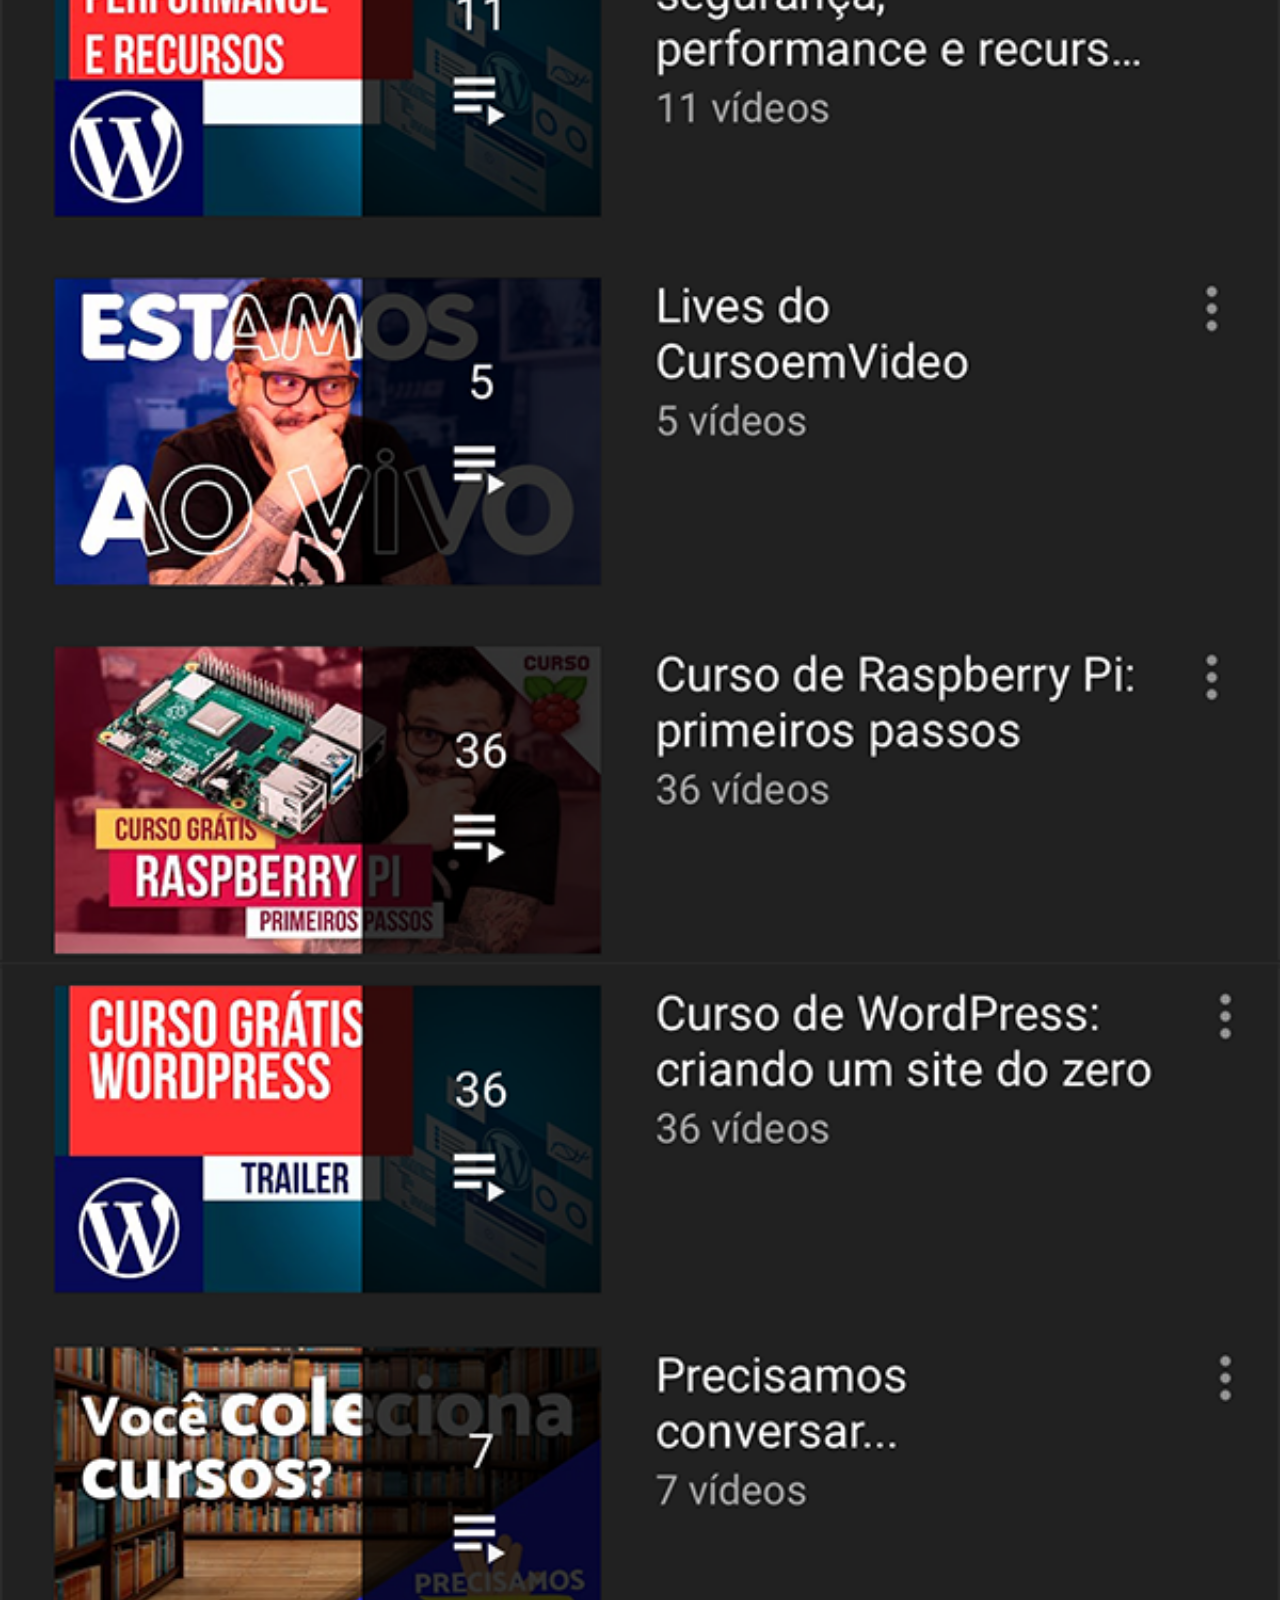
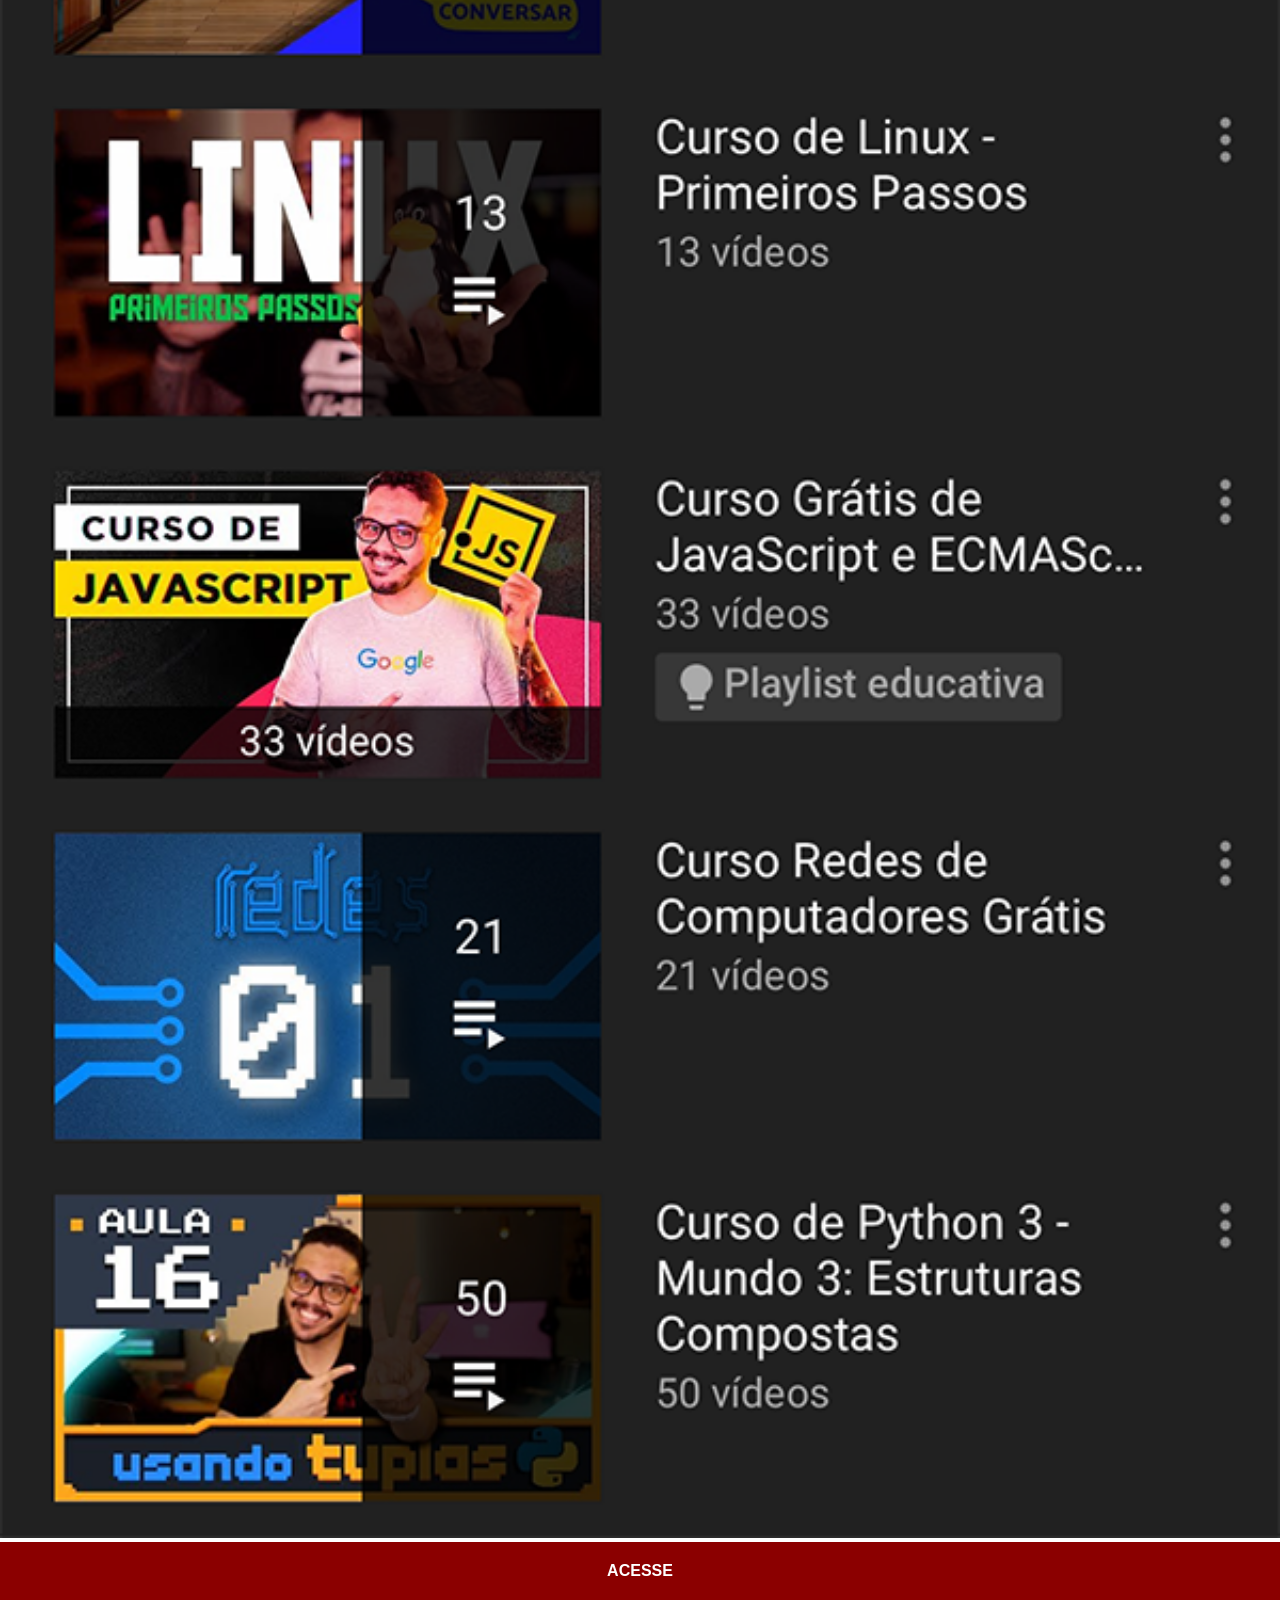
<file: youtube.html>
<!DOCTYPE html>
<html lang="pt-br">
<head>
    <meta charset="UTF-8">
    <meta name="viewport" content="width=device-width, initial-scale=1.0">
    <title>YouTube</title>
   <link rel="stylesheet" href="estilos/social.css">
</head>
<body>
    <img src="imagens/tela-youtube.png" alt="YouTube">
    <a href="https://www.youtube.com/@cursoemvideo/playlists" target="_blank">ACESSE</a>
    
</body>
</html>
</file>
<file: estilos/tyle.css>
@charset "UTF-8";

*{
    margin: 0px;
    padding: 0px;
    font-family: Arial, Helvetica, sans-serif;
}

html,body {
    height: 100vh;
    width: 100vw;
    background-color: black;
}

body {
    background: url('../imagens/fundo-madeira.jpg' ) no-repeat top center;
    background-size: cover;
    background-attachment: fixed;
}

main {
    height: 100vh;
    position: relative;
   
}

section#telefone {
    position: absolute;
    top: 50%;
    left: 50%;
    transform: translate(-50%, -50%);

    height: 627px;
    width: 311px;
    background:url('../imagens/frame-iphone.png') no-repeat ;
}

iframe#tela {
    position: relative;
    top: 80px;
    left: 22px;
    width: 267px;
    height: 471px;

}

section#redes-sociais {
    text-align:right;
   
}

section#redes-sociais img {
    width: 50px;
    margin: 10px;
    border-radius: 50%;
    box-shadow: 2px 2px 5px black;
    box-sizing: border-box;
}

section#redes-sociais img:hover {
    border: 2px solid rgba(255, 255, 255, 0.637);
    transform:translate(-3px, -3px);
    box-shadow: 5px 5px 10px black;
    transition: transform .5s, border 1s;
}
</file>
<file: estilos/social.css>
@charset "UTF-8";

   * {
            margin: 0px;
            padding: 0px;
            font-family: Arial, Helvetica, sans-serif;
        }

        ::-webkit-scrollbar {/*tirar barrar de rolagem */
            width: 0px;
            height: 0px;
        }

        img {
            width: 100vw;
        }

        a {
            display: block;
            background-color: darkred;
            color: white;
            padding: 20px;
            text-align: center;
            font-weight: bolder;
            text-decoration: none;
        }

        a:hover {
            background-color: red;
        }
</file>
